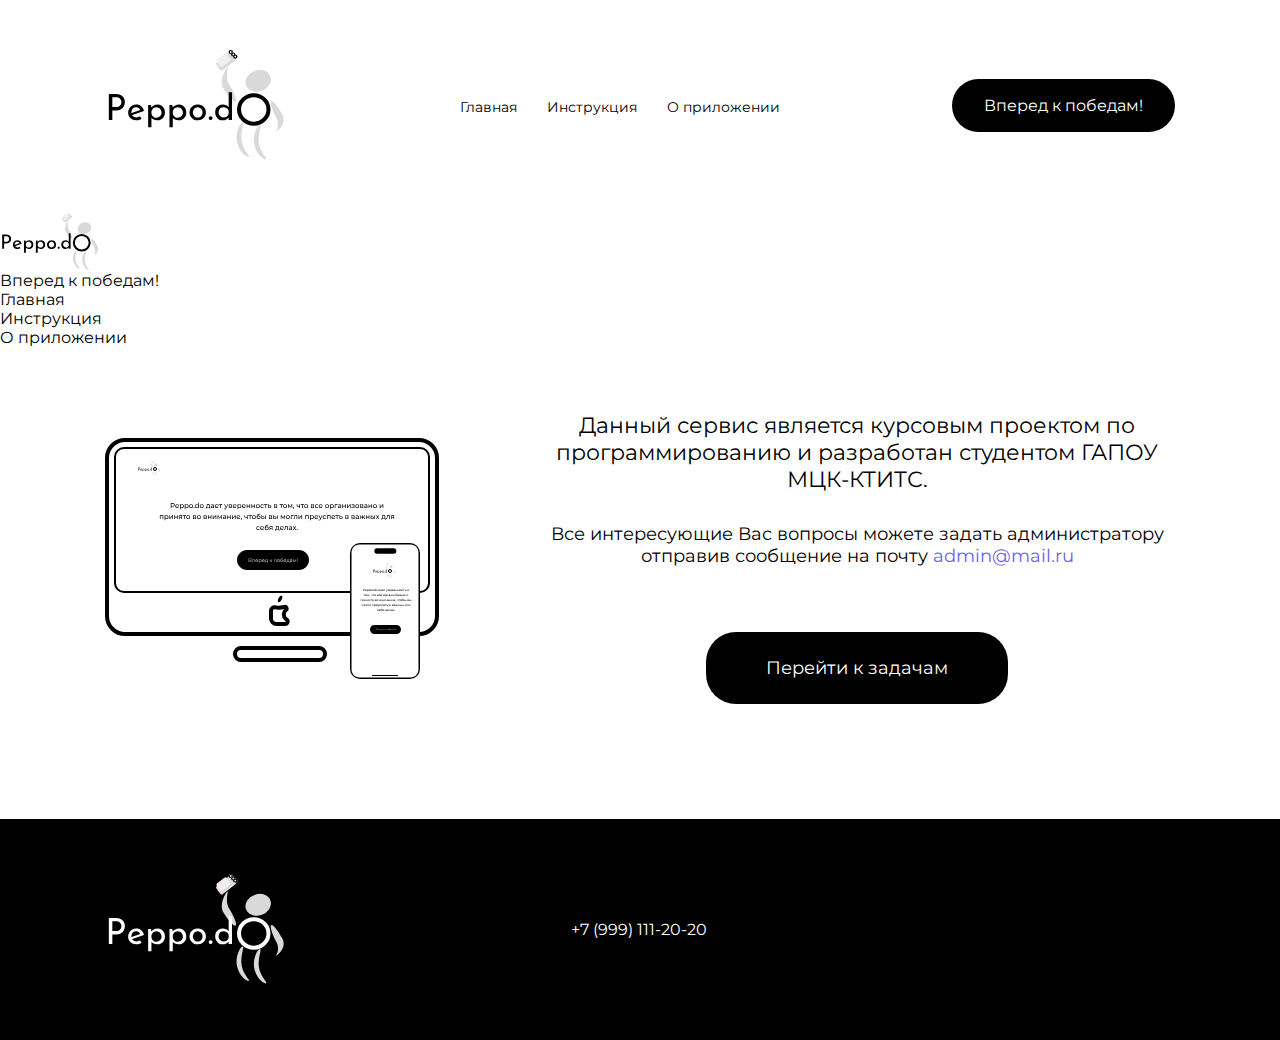
<file: about.html>
<!DOCTYPE html>
<html lang="en">
<head>
    <meta charset="UTF-8">
    <meta http-equiv="X-UA-Compatible" content="IE=edge">
    <meta name="viewport" content="width=device-width, initial-scale=1.0">
    <link rel="stylesheet" href="./css/reset.css">
    <link rel="preconnect" href="https://fonts.googleapis.com">
    <link rel="preconnect" href="https://fonts.gstatic.com" crossorigin>
    <link href="https://fonts.googleapis.com/css2?family=Inter:wght@400;500&family=Josefin+Sans&family=Montserrat:wght@400;500&display=swap" rel="stylesheet">
    <link rel="stylesheet" href="./css/style.css">
    <title>main</title>
</head>
<body>
    <header class="header adaptiv">
        <div class="container">
            <div class="header__inner">
                <div class="logo">
                    <img src="./img/svg/logo-header.svg" alt="logo">
                </div>
                <nav class="nav">
                    <ul class="menu-list">
                        <li class="menu-item">
                            <a class="menu-link" href="main.html">Главная</a>
                        </li>
                        <li class="menu-item">
                            <a class="menu-link" href="main.html#instruction">Инструкция</a>
                        </li>
                        <li class="menu-item">
                            <a class="menu-link" href="#">О приложении</a>
                        </li>
                    </ul>
                </nav>
                <div class="header-btn"><a href="registr.html">Вперед к победам!</a></div>
            </div>
        </div>
    </header>

    <header class="header__mob mobil">
        <div class="container__mob">
            <div class="header__mob-inner">
                <div class="header__mob-logo">
                    <img src="./img/svg/logo-mob.svg" alt="">
                </div>
                <a class="header__mob-btn" href="#"><span>Вперед к победам!</span></a>
               
            </div>
            <hr class="header__mob-line">
            <div class="header__mob-menu">
                <ul class="mob__menu-list">
                    <li class="mob__menu-item">
                        <a class="mob__menu-link" href="#">Главная</a>
                    </li>
                    <li class="mob__menu-item">
                        <a class="mob__menu-link" href="#">Инструкция</a>
                    </li>
                    <li class="mob__menu-item">
                        <a class="mob__menu-link" href="#">О приложении</a> 
                    </li>
                </ul>
            </div>
        </div>
    </header>



    <main class="main">
        <section class="about">
            <div class="container">
                <div class="about__inner">
                    <img src="./img/svg/imac.svg" alt="">
                    <div class="about__inner-text">
                        <h3 class="about__title">Данный сервис является курсовым проектом по программированию и разработан студентом ГАПОУ МЦК-КТИТС.</h3>
                        <p class="about__text">
                            Все интересующие Вас вопросы можете задать администратору отправив сообщение на почту <span>admin@mail.ru</span>
                        </p>
                        <a href="" class="about__btn"><span>Перейти к задачам</span></a>
                    </div>
                </div>
            </div>
        </section>
    </main>
    

    <footer class="footer">
        <div class="container">
            <div class="footer__inner">
                <div class="footer__logo">
                    <img src="./img/svg/logo-footer.svg" alt="logo-footer">
                </div>
                <a class="footer__tel" href="tel:+7 (999) 111-20-20"><span>+7 (999) 111-20-20</span></a>
                <h3 class="footer__title">design by mmaletskoff</h3>
            </div>
        </div>
    </footer>
</body>
</html>
</file>
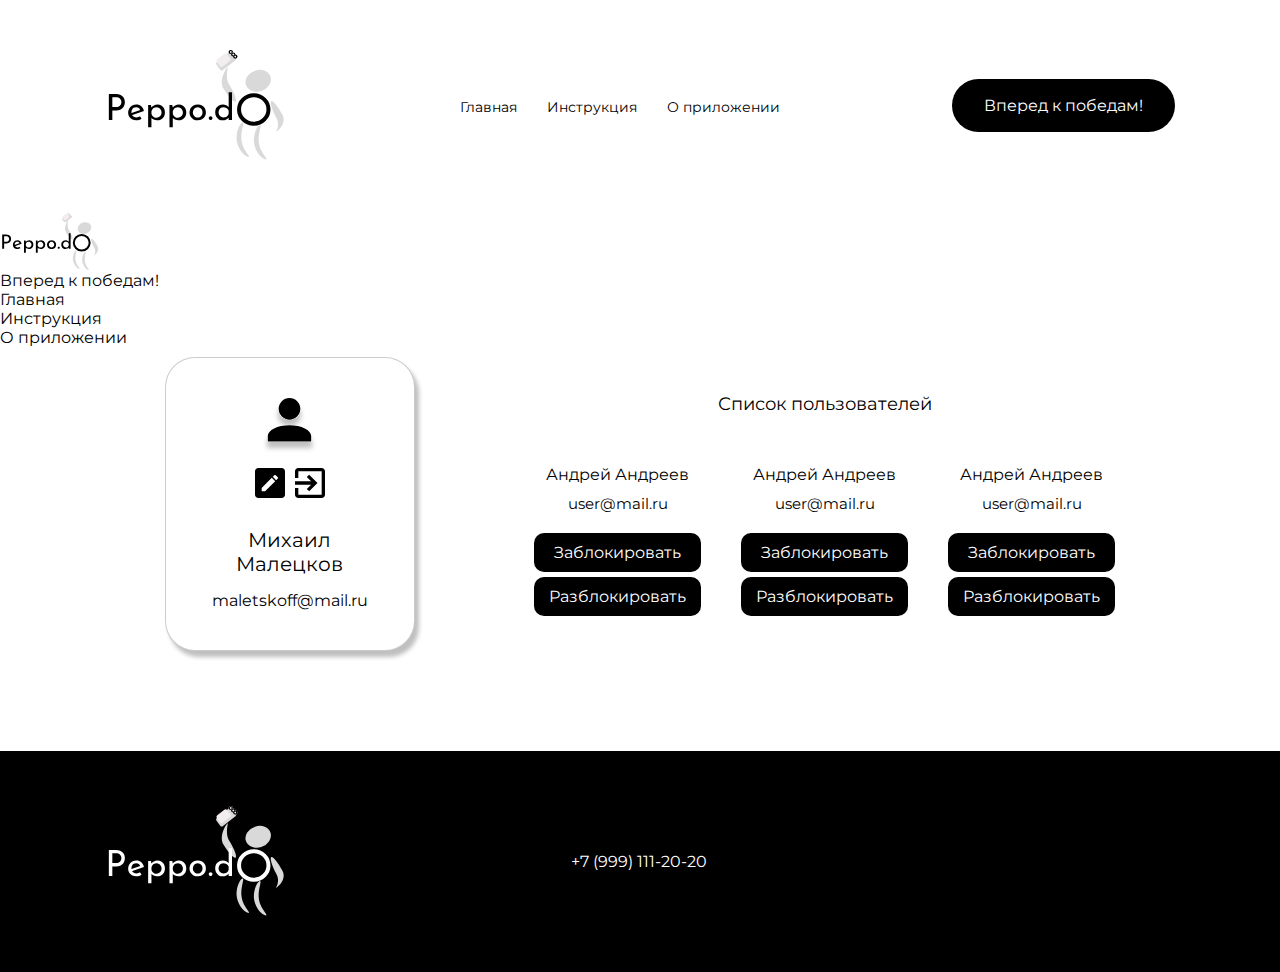
<file: admin.html>
<!DOCTYPE html>
<html lang="en">
<head>
    <meta charset="UTF-8">
    <meta http-equiv="X-UA-Compatible" content="IE=edge">
    <meta name="viewport" content="width=device-width, initial-scale=1.0">
    <link rel="stylesheet" href="./css/reset.css">
    <link rel="preconnect" href="https://fonts.googleapis.com">
    <link rel="preconnect" href="https://fonts.gstatic.com" crossorigin>
    <link href="https://fonts.googleapis.com/css2?family=Inter:wght@400;500&family=Josefin+Sans&family=Montserrat:wght@400;500&display=swap" rel="stylesheet">
    <link rel="stylesheet" href="./css/style.css">
    <title>user</title>
</head>
<body>
    <header class="header adaptiv">
        <div class="container">
            <div class="header__inner">
                <div class="logo">
                    <img src="./img/svg/logo-header.svg" alt="logo">
                </div>
                <nav class="nav">
                    <ul class="menu-list">
                        <li class="menu-item">
                            <a class="menu-link" href="#">Главная</a>
                        </li>
                        <li class="menu-item">
                            <a class="menu-link" href="#">Инструкция</a>
                        </li>
                        <li class="menu-item">
                            <a class="menu-link" href="#">О приложении</a>
                        </li>
                    </ul>
                </nav>
                <div class="header-btn"><a href="#">Вперед к победам!</a></div>
            </div>
        </div>
    </header>

    <header class="header__mob mobil">
        <div class="container__mob">
            <div class="header__mob-inner">
                <div class="header__mob-logo">
                    <img src="./img/svg/logo-mob.svg" alt="">
                </div>
                <a class="header__mob-btn" href="#"><span>Вперед к победам!</span></a>
               
            </div>
            <hr class="header__mob-line">
            <div class="header__mob-menu">
                <ul class="mob__menu-list">
                    <li class="mob__menu-item">
                        <a class="mob__menu-link" href="#">Главная</a>
                    </li>
                    <li class="mob__menu-item">
                        <a class="mob__menu-link" href="#">Инструкция</a>
                    </li>
                    <li class="mob__menu-item">
                        <a class="mob__menu-link" href="#">О приложении</a> 
                    </li>
                </ul>
            </div>
        </div>
    </header>


    <main class="main">
        <section class="admin">
            <div class="container">
                <div class="admin__inner">
                    <div class="admin__info">
                        <img class="admin-img" src="./img/svg/user.svg" alt="">
                        <div class="admin-btns">
                            <a href="" class=""><img src="./img/svg/edit-user.svg" alt=""></a>
                            <a href="" class=""><img src="./img/svg/exit-user.svg" alt=""></a>
                        </div>
                        <h3 class="admin__name">Михаил Малецков</h3>
                        <h3 class="admin__email">maletskoff@mail.ru</h3>
                    </div>

                    <div class="users__info">
                        <h3 class="user__info-title">Список пользователей</h3>

                        <div class="users__list">
                            <div class="users__item">
                                <h3 class="users__item-title">Андрей Андреев</h3>
                                <h3 class="users__item-subtitle">user@mail.ru</h3>
                                <div class="users__item-btns">
                                    <a class="users__item-btn" href="">Заблокировать</a>
                                    <a class="users__item-btn" href="">Разблокировать</a>
                                </div>
                            </div>
                            <div class="users__item">
                                <h3 class="users__item-title">Андрей Андреев</h3>
                                <h3 class="users__item-subtitle">user@mail.ru</h3>
                                <div class="users__item-btns">
                                    <a class="users__item-btn" href="">Заблокировать</a>
                                    <a class="users__item-btn" href="">Разблокировать</a>
                                </div>
                            </div>
                            <div class="users__item">
                                <h3 class="users__item-title">Андрей Андреев</h3>
                                <h3 class="users__item-subtitle">user@mail.ru</h3>
                                <div class="users__item-btns">
                                    <a class="users__item-btn" href="">Заблокировать</a>
                                    <a class="users__item-btn" href="">Разблокировать</a>
                                </div>
                            </div>
                        </div>
                    </div>
                </div>
            </div>
        </section>
    </main>


    <footer class="footer">
        <div class="container">
            <div class="footer__inner">
                <div class="footer__logo">
                    <img src="./img/svg/logo-footer.svg" alt="logo-footer">
                </div>
                <a class="footer__tel" href="tel:+7 (999) 111-20-20"><span>+7 (999) 111-20-20</span></a>
                <h3 class="footer__title">design by mmaletskoff</h3>
            </div>
        </div>
    </footer>
</body>
</html>
</file>
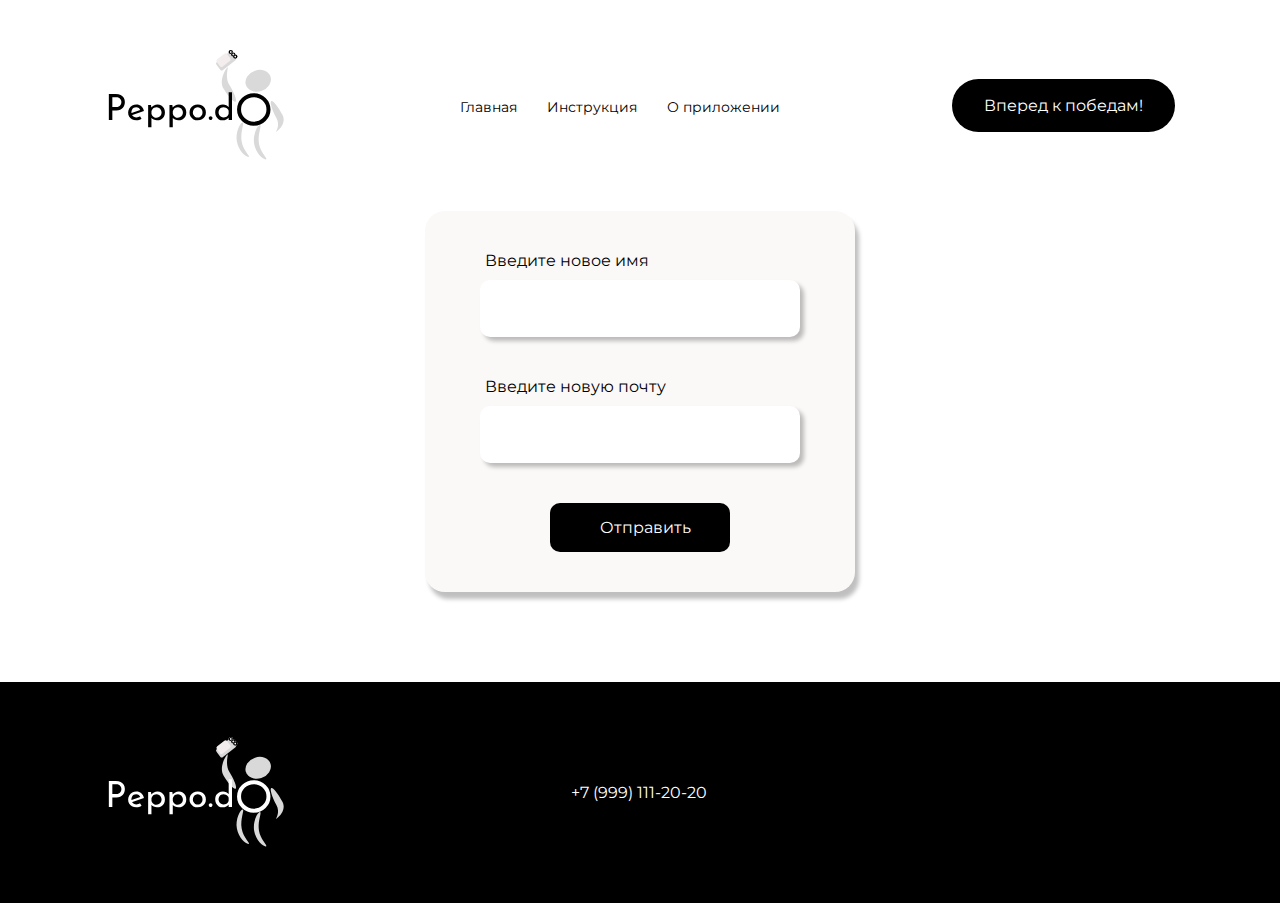
<file: edit-user.html>
<!DOCTYPE html>
<html lang="en">
<head>
    <meta charset="UTF-8">
    <meta http-equiv="X-UA-Compatible" content="IE=edge">
    <meta name="viewport" content="width=device-width, initial-scale=1.0">
    <link rel="stylesheet" href="./css/reset.css">
    <link rel="preconnect" href="https://fonts.googleapis.com">
    <link rel="preconnect" href="https://fonts.gstatic.com" crossorigin>
    <link href="https://fonts.googleapis.com/css2?family=Inter:wght@400;500&family=Josefin+Sans&family=Montserrat:wght@400;500&display=swap" rel="stylesheet">
    <link rel="stylesheet" href="./css/style.css">
    <title>user</title>
</head>
<body>
    <header class="header">
        <div class="container">
            <div class="header__inner">
                <div class="logo">
                    <img src="./img/svg/logo-header.svg" alt="logo">
                </div>
                <nav class="nav">
                    <ul class="menu-list">
                        <li class="menu-item">
                            <a class="menu-link" href="#">Главная</a>
                        </li>
                        <li class="menu-item">
                            <a class="menu-link" href="#">Инструкция</a>
                        </li>
                        <li class="menu-item">
                            <a class="menu-link" href="#">О приложении</a>
                        </li>
                    </ul>
                </nav>
                <div class="header-btn"><a href="#">Вперед к победам!</a></div>
            </div>
        </div>
    </header>


    <main class="main">
        <section class="edit__user">
            <div class="container">
                <div class="edit__user-inner">
                    <div class="edit__user-form">
                        <form action="" class="form__form">
                            <label for="">Введите новое имя</label>
                            <input class="edit__input" type="text">
                            <label for="">Введите новую почту</label>
                            <input class="edit__input" type="text">

                            <input class="edit__btn" type="submit" value="Отправить">
                        </form>
                    </div>
                </div>
            </div>
        </section>
    </main>


    <footer class="footer">
        <div class="container">
            <div class="footer__inner">
                <div class="footer__logo">
                    <img src="./img/svg/logo-footer.svg" alt="logo-footer">
                </div>
                <a class="footer__tel" href="tel:+7 (999) 111-20-20"><span>+7 (999) 111-20-20</span></a>
                <h3 class="footer__title">design by mmaletskoff</h3>
            </div>
        </div>
    </footer>
</body>
</html>
</file>
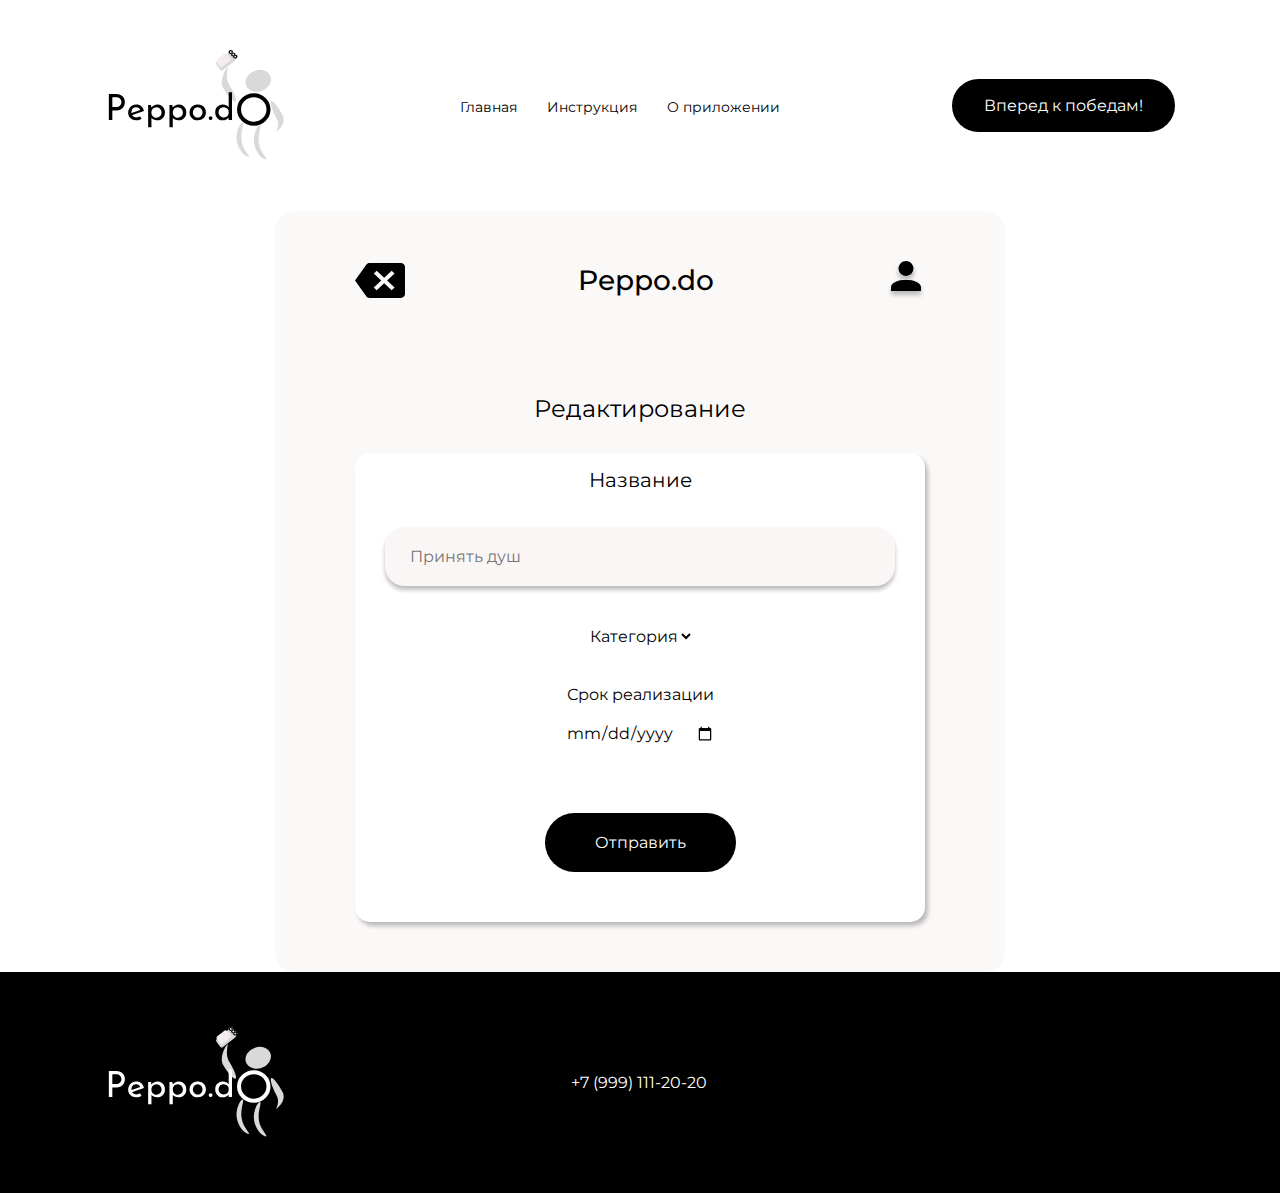
<file: edit.html>
<!DOCTYPE html>
<html lang="en">
<head>
    <meta charset="UTF-8">
    <meta http-equiv="X-UA-Compatible" content="IE=edge">
    <meta name="viewport" content="width=device-width, initial-scale=1.0">
    <link rel="stylesheet" href="./css/reset.css">
    <link rel="preconnect" href="https://fonts.googleapis.com">
    <link rel="preconnect" href="https://fonts.gstatic.com" crossorigin>
    <link href="https://fonts.googleapis.com/css2?family=Inter:wght@400;500&family=Josefin+Sans&family=Montserrat:wght@400;500&display=swap" rel="stylesheet">
    <link rel="stylesheet" href="./css/style.css">
    <title>edit</title>
</head>
<body>
    <header class="header">
        <div class="container">
            <div class="header__inner">
                <div class="logo">
                    <img src="./img/svg/logo-header.svg" alt="logo">
                </div>
                <nav class="nav">
                    <ul class="menu-list">
                        <li class="menu-item">
                            <a class="menu-link" href="#">Главная</a>
                        </li>
                        <li class="menu-item">
                            <a class="menu-link" href="#">Инструкция</a>
                        </li>
                        <li class="menu-item">
                            <a class="menu-link" href="#">О приложении</a>
                        </li>
                    </ul>
                </nav>
                <div class="header-btn"><a href="#">Вперед к победам!</a></div>
            </div>
        </div>
    </header>



    <main class="main">
        <section class="edit">
            <div class="container">
                <div class="edit-inner">
                    <div class="edit-head">
                        <a href=""><img src="./img/svg/arrow-back.svg" alt=""></a>
                        <h3 class="head__title">Peppo.do</h3>
                        <a href=""><img src="./img/svg/user.svg" alt=""></a>
                    </div>

                    <h3 class="edit__title">Редактирование</h3>

                 
                    <div class="edit-list">
                        <h3 class="edit_title">Название</h3>

                        <form action="" class="edit__form">
                            <input class="input_edit" type="text" placeholder="Принять душ">
                            <select name="" id="">
                                <option value="0">Категория</option>
                                <option value="">Личное</option>
                                <option value="">Рабочее</option>
                            </select>
                            <br>
                            <br>
                            <br>
                            <h3>Срок реализации</h3>
                            <br>
                            <input type="date" name="" id="">
                            <br>
                            <br>
                            <input class="submit-btn" type="submit" value="Отправить">
                        </form>
                    </div>

                </div>
            </div>
        </section>
    </main>



    <footer class="footer">
        <div class="container">
            <div class="footer__inner">
                <div class="footer__logo">
                    <img src="./img/svg/logo-footer.svg" alt="logo-footer">
                </div>
                <a class="footer__tel" href="tel:+7 (999) 111-20-20"><span>+7 (999) 111-20-20</span></a>
                <h3 class="footer__title">design by mmaletskoff</h3>
            </div>
        </div>
    </footer>

</body>
</html>
</file>
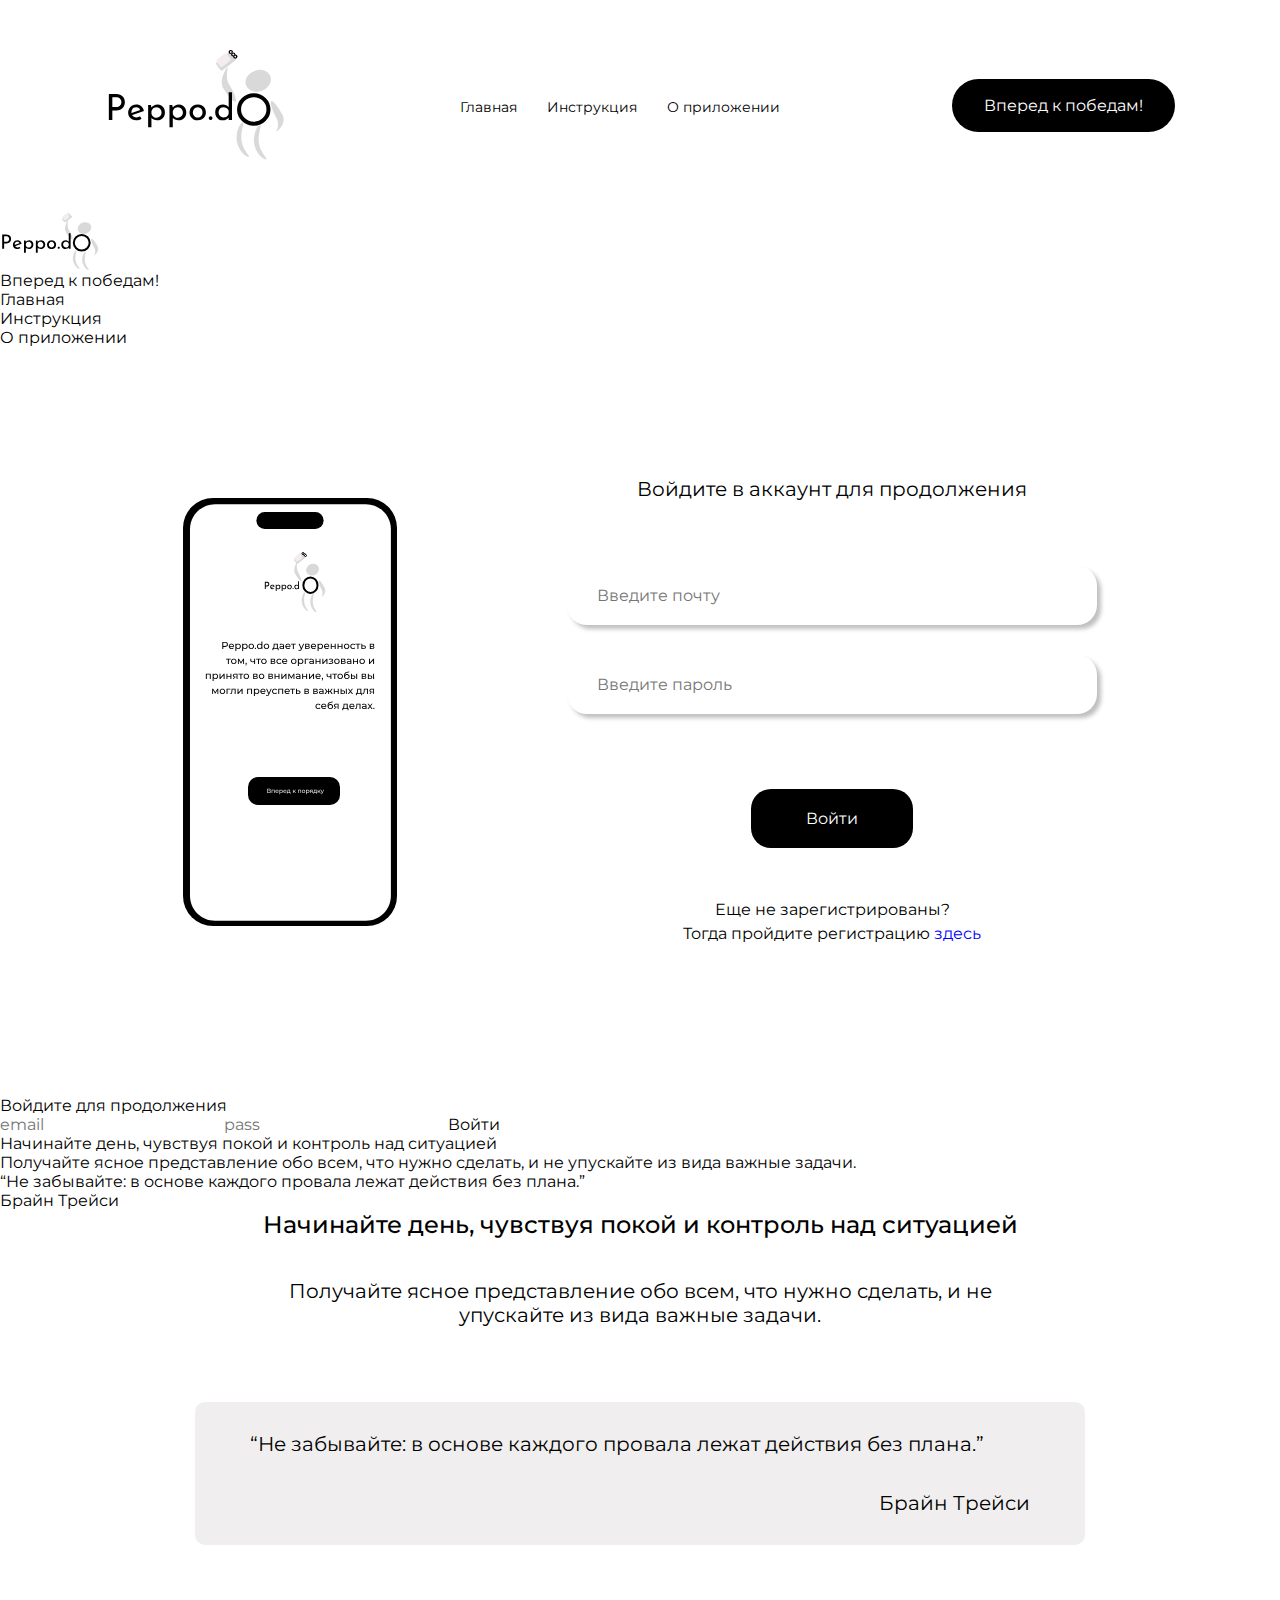
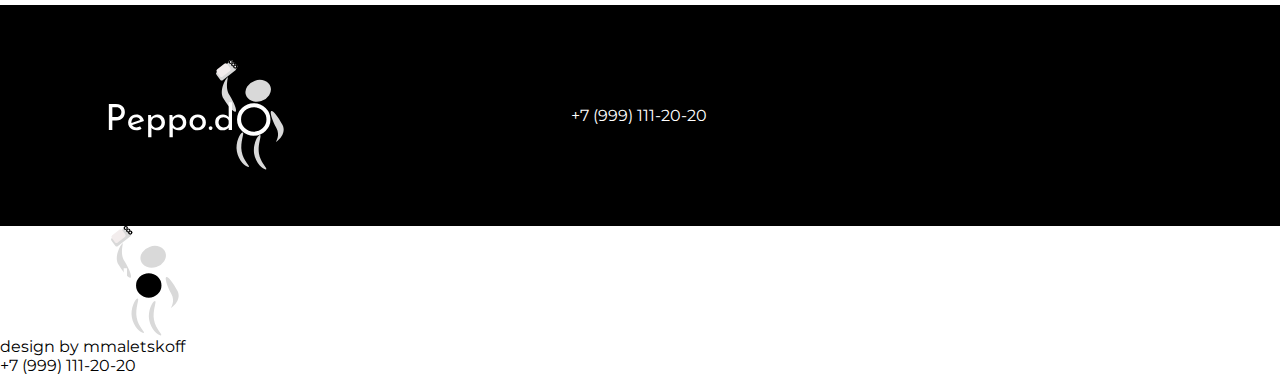
<file: enter.html>
<!DOCTYPE html>
<html lang="en">
<head>
    <meta charset="UTF-8">
    <meta http-equiv="X-UA-Compatible" content="IE=edge">
    <meta name="viewport" content="width=device-width, initial-scale=1.0">
    <link rel="stylesheet" href="./css/reset.css">
    <link rel="preconnect" href="https://fonts.googleapis.com">
    <link rel="preconnect" href="https://fonts.gstatic.com" crossorigin>
    <link href="https://fonts.googleapis.com/css2?family=Inter:wght@400;500&family=Josefin+Sans&family=Montserrat:wght@400;500&display=swap" rel="stylesheet">
    <link rel="stylesheet" href="./css/style.css">
    <title>registration</title>
</head>
<body>
    <header class="header adaptiv">
        <div class="container">
            <div class="header__inner">
                <div class="logo">
                    <img src="./img/svg/logo-header.svg" alt="logo">
                </div>
                <nav class="nav">
                    <ul class="menu-list">
                        <li class="menu-item">
                            <a class="menu-link" href="#">Главная</a>
                        </li>
                        <li class="menu-item">
                            <a class="menu-link" href="#">Инструкция</a>
                        </li>
                        <li class="menu-item">
                            <a class="menu-link" href="#">О приложении</a>
                        </li>
                    </ul>
                </nav>
                <div class="header-btn"><a href="#">Вперед к победам!</a></div>
            </div>
        </div>
    </header>

    <header class="header__mob mobil">
        <div class="container__mob">
            <div class="header__mob-inner">
                <div class="header__mob-logo">
                    <img src="./img/svg/logo-mob.svg" alt="">
                </div>
                <a class="header__mob-btn" href="#"><span>Вперед к победам!</span></a>
               
            </div>
            <hr class="header__mob-line">
            <div class="header__mob-menu">
                <ul class="mob__menu-list">
                    <li class="mob__menu-item">
                        <a class="mob__menu-link" href="#">Главная</a>
                    </li>
                    <li class="mob__menu-item">
                        <a class="mob__menu-link" href="#">Инструкция</a>
                    </li>
                    <li class="mob__menu-item">
                        <a class="mob__menu-link" href="#">О приложении</a> 
                    </li>
                </ul>
            </div>
        </div>
    </header>



    <!-- main -->
    <main class="main">
        <section class="enter adaptiv">
            <div class="container">
                <div class="enter__inner">
                    <div class="enter__img">
                        <img src="./img/svg/iphone.svg" alt="">
                    </div>
                    <div class="enter__form">
                        <h3 class="enter__title">
                            Войдите в аккаунт для продолжения
                        </h3>

                        <form action="">
                            <input class="enter-input" type="text" placeholder="Введите почту">
                            <input class="enter-input" type="password" placeholder="Введите пароль">

                            <input class="enter-btn" type="submit" value="Войти">
                        </form>

                        <a href="registr.html" class="quest__link">Еще не зарегистрированы? <br> Тогда пройдите регистрацию<span> здесь </span></a>
                    </div>
                </div>
            </div>
        </section>

        <section class="enter__mob mobil">
            <div class="container__mob">
                <div class="enter__mob-inner">
                    <div class="enter__mob-form">
                        <h3 class="enter__mob-title">Войдите для продолжения </h3>
                        <form action="" class="form__mob">
                            <input class="form__mob-input" type="text" placeholder="email">
                            <input class="form__mob-input" type="text" placeholder="pass">

                            <input class="form__mob-btn" type="submit" value="Войти">
                        </form>
                    </div>
                    <div class="enter__mob-motivation">
                        <h3 class="mob__motivation-title">Начинайте день, чувствуя покой и контроль над ситуацией</h3>
                        <p class="mob__motivation-text">Получайте ясное представление обо всем, что нужно сделать, и не упускайте из вида важные задачи.</p>

                        
                        <div class="motivation__citaty-mob">
                            <p class="motivation__text-mob">
                                “Не забывайте: в основе каждого провала лежат действия без плана.”
                            </p>
                            <h4 class="motivation__subtext-mob">Брайн Трейси</h4>
                        </div>

                    </div>
                </div>
            </div>
        </section>

        <section class="motivation adaptiv">
            <div class="container">
                <div class="motivation__inner">
                    <h2 class="motivation__title">Начинайте день, чувствуя покой и контроль над ситуацией</h2>
                    <h3 class="motivation__subtitle">Получайте ясное представление обо всем, что нужно сделать, и не упускайте из вида важные задачи.</h3>

                    <div class="motivation__citaty">
                        <p class="motivation__text">
                            “Не забывайте: в основе каждого провала лежат действия без плана.”
                        </p>
                        <h4 class="motivation__subtext">Брайн Трейси</h4>
                    </div>
                </div>
            </div>
        </section>
    </main>
    <!-- main-end -->



    <footer class="footer adaptiv">
        <div class="container">
            <div class="footer__inner">
                <div class="footer__logo">
                    <img src="./img/svg/logo-footer.svg" alt="logo-footer">
                </div>
                <a class="footer__tel" href="tel:+7 (999) 111-20-20"><span>+7 (999) 111-20-20</span></a>
                <h3 class="footer__title">design by mmaletskoff</h3>
            </div>
        </div>
    </footer>

    <footer class="footer__mob mobil">
        <div class="container__mob">
            <div class="footer__mob-inner">
                <div class="footer__mob-logo">
                    <img src="./img/svg/logo-footer.svg" alt="logo-footer">
                </div>
                <h3 class="footer__mob-title">design by mmaletskoff</h3>
                <a class="footer__mob-tel" href="tel:+7 (999) 111-20-20"><span>+7 (999) 111-20-20</span></a>

            </div>
        </div>
    </footer>
</body>
</html>
</file>
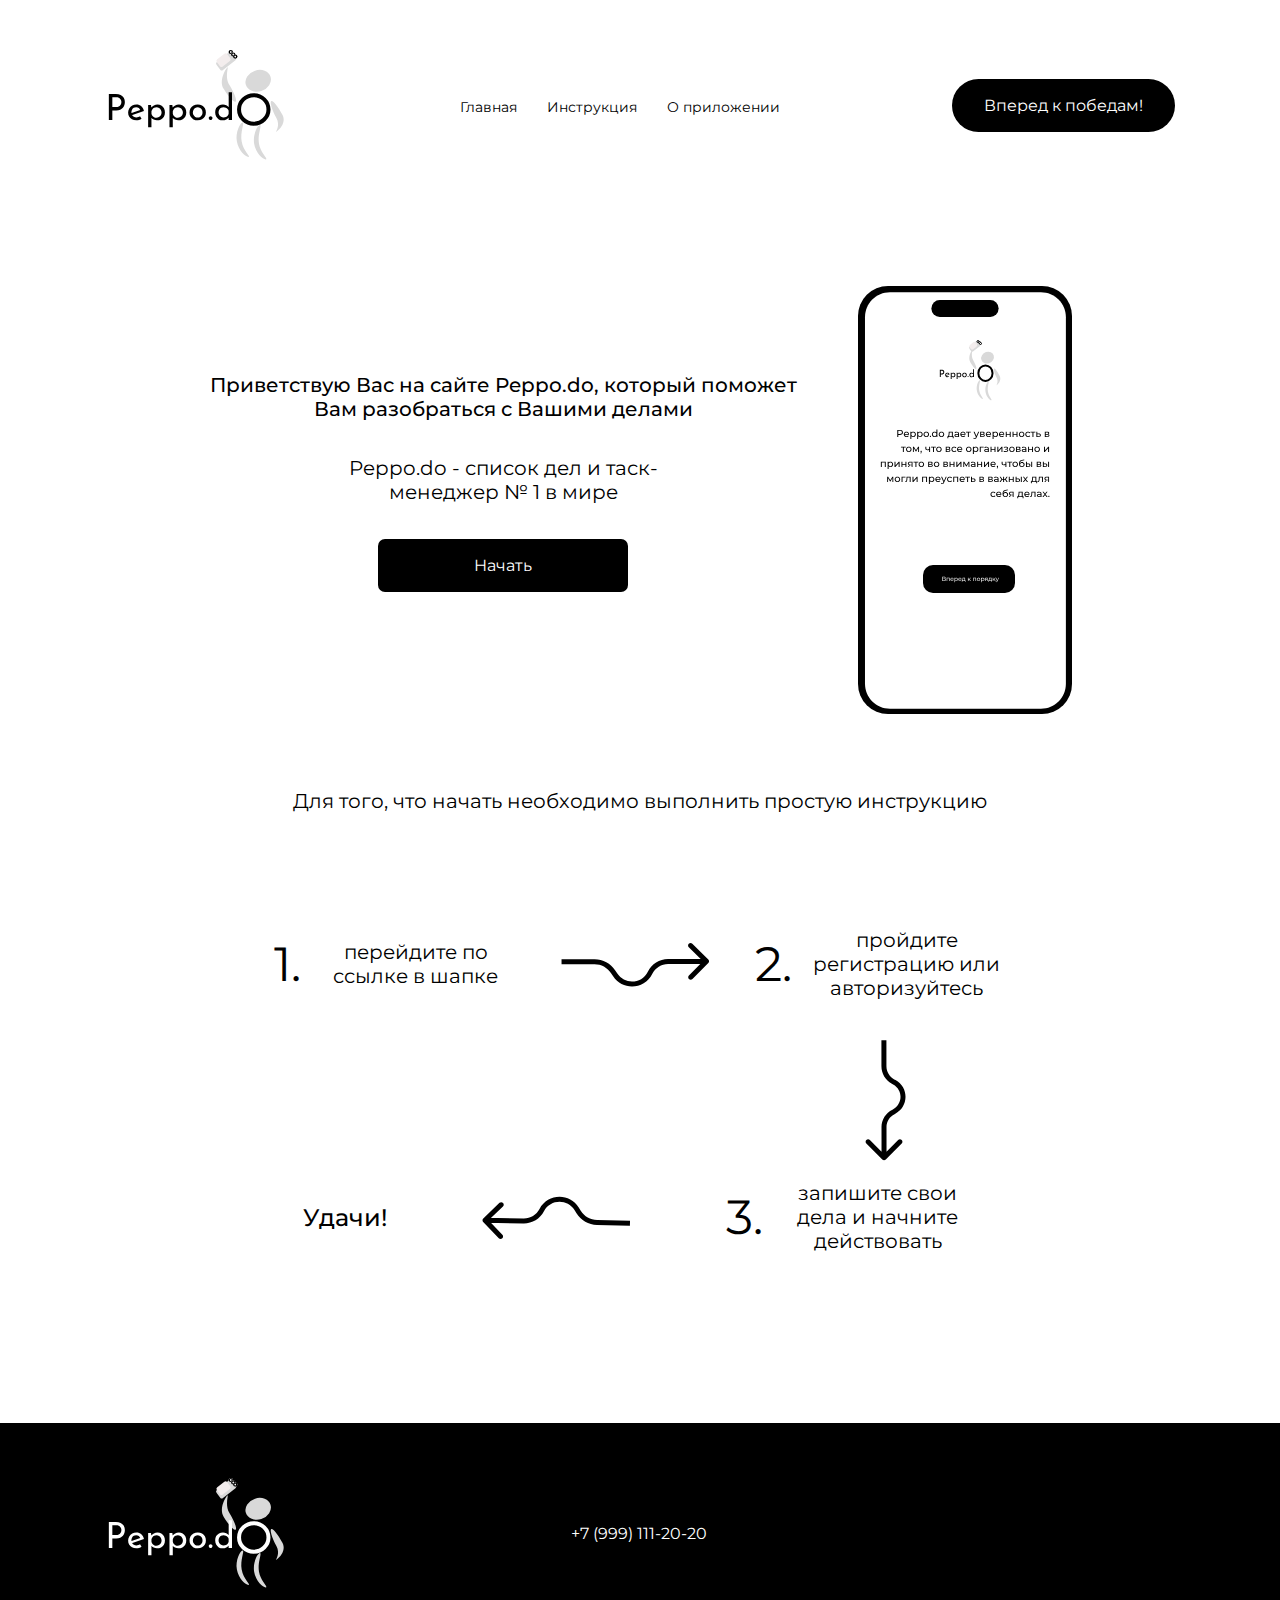
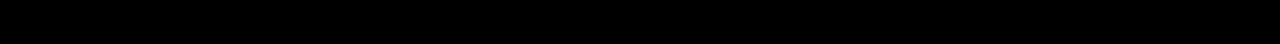
<file: main.html>
<!DOCTYPE html>
    <html lang="en">
    <head>
        <meta charset="UTF-8">
        <meta http-equiv="X-UA-Compatible" content="IE=edge">
        <meta name="viewport" content="width=device-width, initial-scale=1.0">
        <link rel="stylesheet" href="./css/reset.css">
        <link rel="preconnect" href="https://fonts.googleapis.com">
        <link rel="preconnect" href="https://fonts.gstatic.com" crossorigin>
        <link href="https://fonts.googleapis.com/css2?family=Inter:wght@400;500&family=Josefin+Sans&family=Montserrat:wght@400;500&display=swap" rel="stylesheet">
        <link rel="stylesheet" href="./css/style.css">
        <title>main</title>
    </head>
    <body>
        <header class="header">
            <div class="container">
                <div class="header__inner">
                    <div class="logo">
                        <img src="./img/svg/logo-header.svg" alt="logo">
                    </div>
                    <nav class="nav">
                        <ul class="menu-list">
                            <li class="menu-item">
                                <a class="menu-link" href="#">Главная</a>
                            </li>
                            <li class="menu-item">
                                <a class="menu-link" href="#instruction">Инструкция</a>
                            </li>
                            <li class="menu-item">
                                <a class="menu-link" href="about.html">О приложении</a>
                            </li>
                        </ul>
                    </nav>
                    <div class="header-btn"><a href="enter.html">Вперед к победам!</a></div>
                </div>
            </div>
        </header>   

        <main class="main">
            <section class="banner">
                <div class="container">
                    <div class="banner__inner">
                        <div class="banner__descr">
                            <h2 class="banner__title">Приветствую Вас на сайте Peppo.do, который поможет Вам разобраться с Вашими делами</h2>
                            <h3 class="banner__suptitle">Peppo.do - список дел и таск-<br>менеджер № 1 в мире</h3>
                            <div class="action-btn"><a href="#instruction">Начать</a></div>
                        </div>
                        <div class="banner__img">
                            <img src="./img/svg/iphone.svg" alt="">
                        </div>
                    </div>
                </div>
            </section>

            <section class="instruction" id="instruction">
                <div class="container">
                    <div class="intsruction__inner">
                        <h3 class="instruction__title">Для того, что начать необходимо выполнить простую инструкцию</h3>

                        <div class="top-instr">
                            <div class="one-item">
                                <h2 class="item-numb">1.</h2>
                                <p class="item-text">перейдите по ссылке в шапке</p>
                            </div>
                            <img src="./img/svg/Arrow 2.svg" alt="">
                            <div class="one-item">
                                <h2 class="item-numb">2.</h2>
                                <p class="item-text">пройдите регистрацию или авторизуйтесь</p>
                            </div>
                        </div>

                        <img class="middle-arrow" src="./img/svg/Arrow 4.svg" alt="">

                        <div class="bottom-instr">
                            <div class="action-instr">
                                <h3 class="btn-title">Удачи!</h3>
                            </div>
                            <img src="./img/svg/Arrow 3.svg" alt="">
                            <div class="one-item">
                                <h2 class="item-numb">3.</h2>
                                <p class="item-text">запишите свои дела и начните действовать</p>
                            </div>
                        </div>
                        
                    </div>
                </div>
            </section>

            
        <section class="instruction__mob">
            <div class="container__mob">
                <div class="instruction__mob-inner">
                    <h3 class="instruction__mob-title">Для того, что начать необходимо выполнить простую инструкцию</h3>
                    <ul class="instruction__mob-list">
                        <li class="instruction__mob-item">
                            перейдите по ссылке в шапке или баннере
                        </li>
                        <li class="instruction__mob-item">
                            пройдите регистрацию или авторизуйтесь
                        </li>
                        <li class="instruction__mob-item">
                            запишите свои дела и начните действовать
                        </li>
                        <h3 class="instruction__mob-subtitle">Удачи !</h3>
                    </ul>
                </div>
            </div>
        </section>
        </main>

        <footer class="footer">
            <div class="container">
                <div class="footer__inner">
                    <div class="footer__logo">
                        <img src="./img/svg/logo-footer.svg" alt="logo-footer">
                    </div>
                    <a class="footer__tel" href="tel:+7 (999) 111-20-20"><span>+7 (999) 111-20-20</span></a>
                    <h3 class="footer__title">design by mmaletskoff</h3>
                </div>
            </div>
        </footer>
    </body>
    </html>
</file>
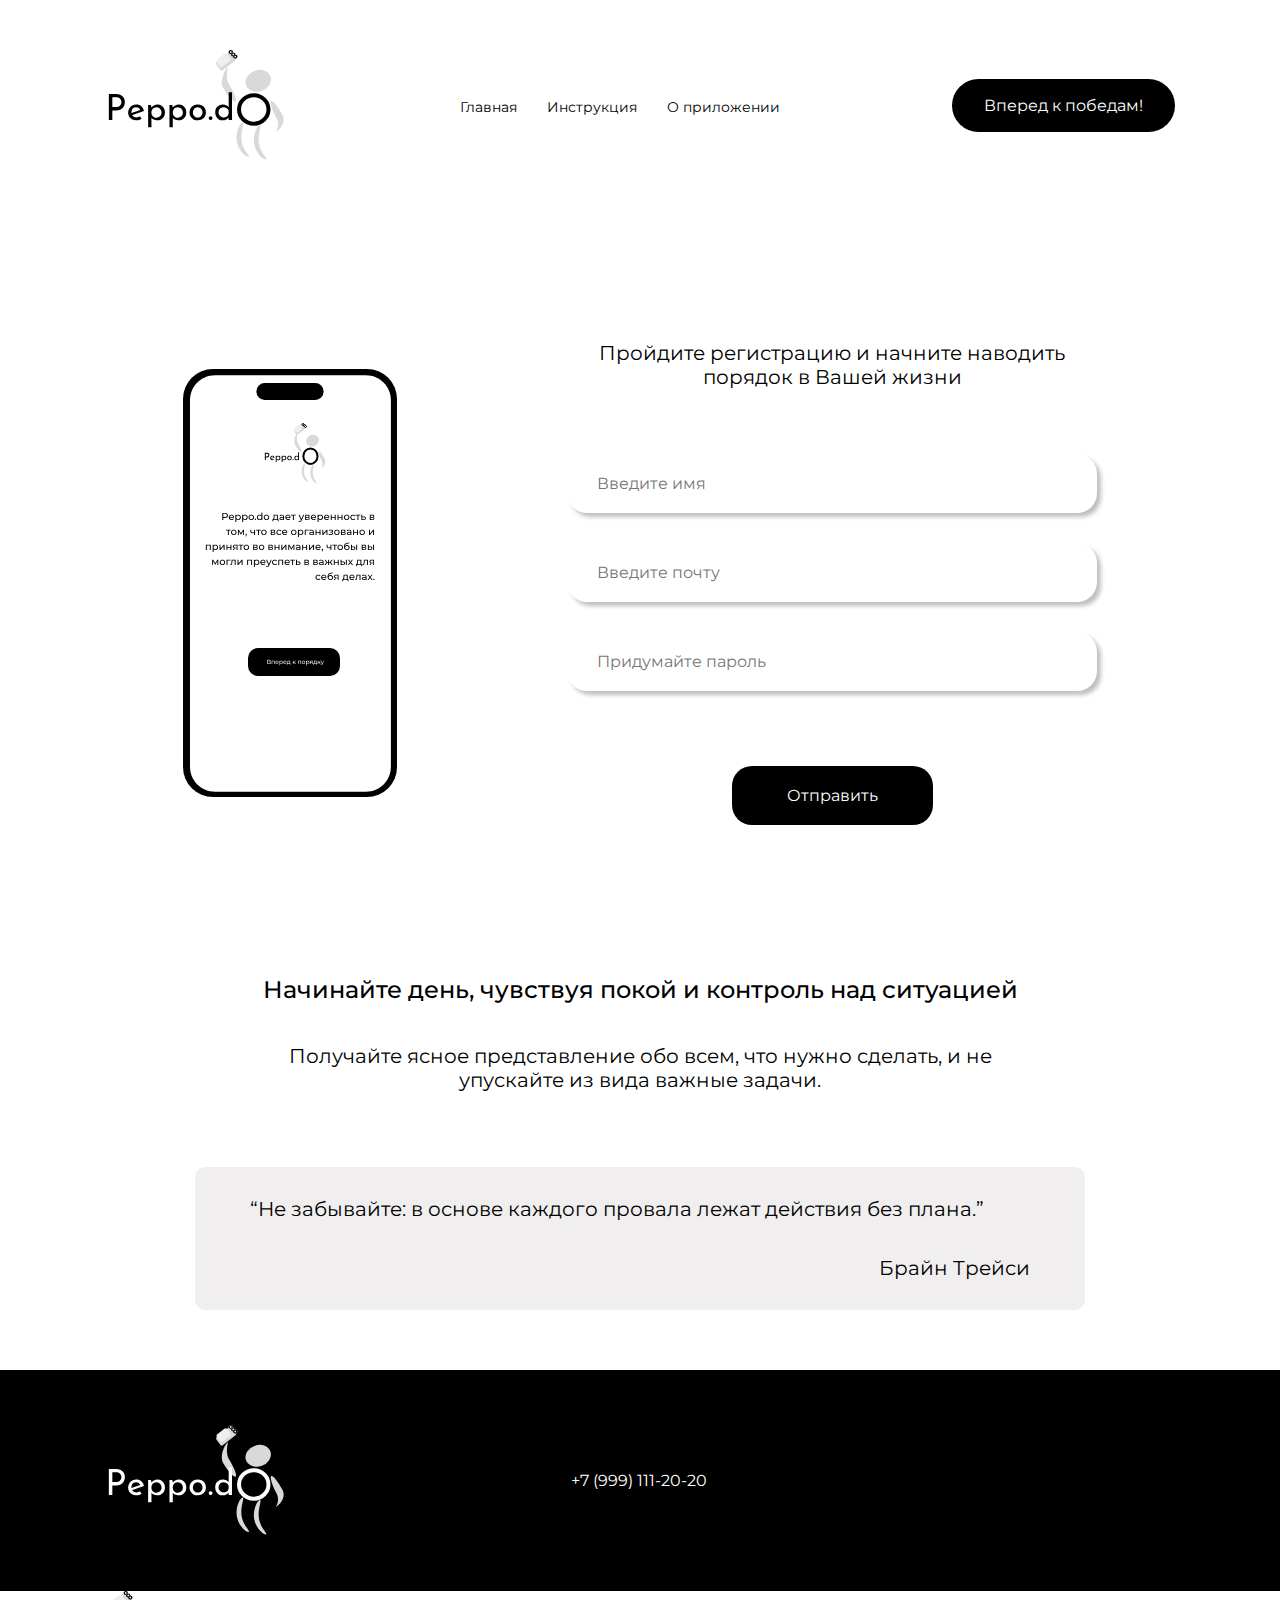
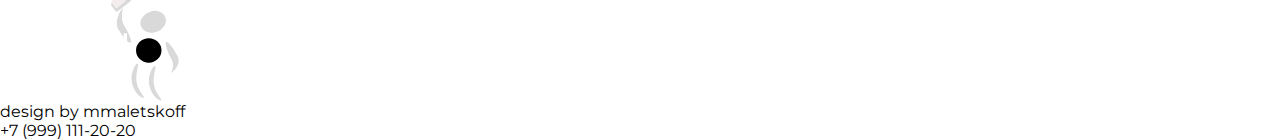
<file: registr.html>
<!DOCTYPE html>
<html lang="en">
<head>
    <meta charset="UTF-8">
    <meta http-equiv="X-UA-Compatible" content="IE=edge">
    <meta name="viewport" content="width=device-width, initial-scale=1.0">
    <link rel="stylesheet" href="./css/reset.css">
    <link rel="preconnect" href="https://fonts.googleapis.com">
    <link rel="preconnect" href="https://fonts.gstatic.com" crossorigin>
    <link href="https://fonts.googleapis.com/css2?family=Inter:wght@400;500&family=Josefin+Sans&family=Montserrat:wght@400;500&display=swap" rel="stylesheet">
    <link rel="stylesheet" href="./css/style.css">
    <title>registration</title>
</head>
<body>
    <header class="header">
        <div class="container">
            <div class="header__inner">
                <div class="logo">
                    <img src="./img/svg/logo-header.svg" alt="logo">
                </div>
                <nav class="nav">
                    <ul class="menu-list">
                        <li class="menu-item">
                            <a class="menu-link" href="main.html">Главная</a>
                        </li>
                        <li class="menu-item">
                            <a class="menu-link" href="">Инструкция</a>
                        </li>
                        <li class="menu-item">
                            <a class="menu-link" href="#">О приложении</a>
                        </li>
                    </ul>
                </nav>
                <div class="header-btn"><a href="#">Вперед к победам!</a></div>
            </div>
        </div>
    </header>



    <!-- main -->
   <!-- main -->
   <main class="main">
    <section class="registration ">
        <div class="container">
            <div class="registration__inner">
                <div class="registration__img">
                    <img src="./img/svg/iphone.svg" alt="">
                </div>
                <div class="registration__form">
                    <h3 class="registration__title">
                        Пройдите регистрацию и начните наводить порядок в Вашей жизни
                    </h3>

                    <form action="">
                        <input class="reg-input" type="text" placeholder="Введите имя">
                        <input class="reg-input" type="text" placeholder="Введите почту">
                        <input class="reg-input" type="password" placeholder="Придумайте пароль">

                        <input class="reg-btn" type="submit" value="Отправить">
                    </form>

                </div>
            </div>
        </div>
    </section>


   
    <section class="motivation">
        <div class="container">
            <div class="motivation__inner">
                <h2 class="motivation__title">Начинайте день, чувствуя покой и контроль над ситуацией</h2>
                <h3 class="motivation__subtitle">Получайте ясное представление обо всем, что нужно сделать, и не упускайте из вида важные задачи.</h3>

                <div class="motivation__citaty">
                    <p class="motivation__text">
                        “Не забывайте: в основе каждого провала лежат действия без плана.”
                    </p>
                    <h4 class="motivation__subtext">Брайн Трейси</h4>
                </div>
            </div>
        </div>
    </section>
    </main>


    <footer class="footer adaptiv">
        <div class="container">
            <div class="footer__inner">
                <div class="footer__logo">
                    <img src="./img/svg/logo-footer.svg" alt="logo-footer">
                </div>
                <a class="footer__tel" href="tel:+7 (999) 111-20-20"><span>+7 (999) 111-20-20</span></a>
                <h3 class="footer__title">design by mmaletskoff</h3>
            </div>
        </div>
    </footer>

    <footer class="footer__mob mobil">
        <div class="container__mob">
            <div class="footer__mob-inner">
                <div class="footer__mob-logo">
                    <img src="./img/svg/logo-footer.svg" alt="logo-footer">
                </div>
                <h3 class="footer__mob-title">design by mmaletskoff</h3>
                <a class="footer__mob-tel" href="tel:+7 (999) 111-20-20"><span>+7 (999) 111-20-20</span></a>
            </div>
        </div>
    </footer>
</body>
</html>
</file>
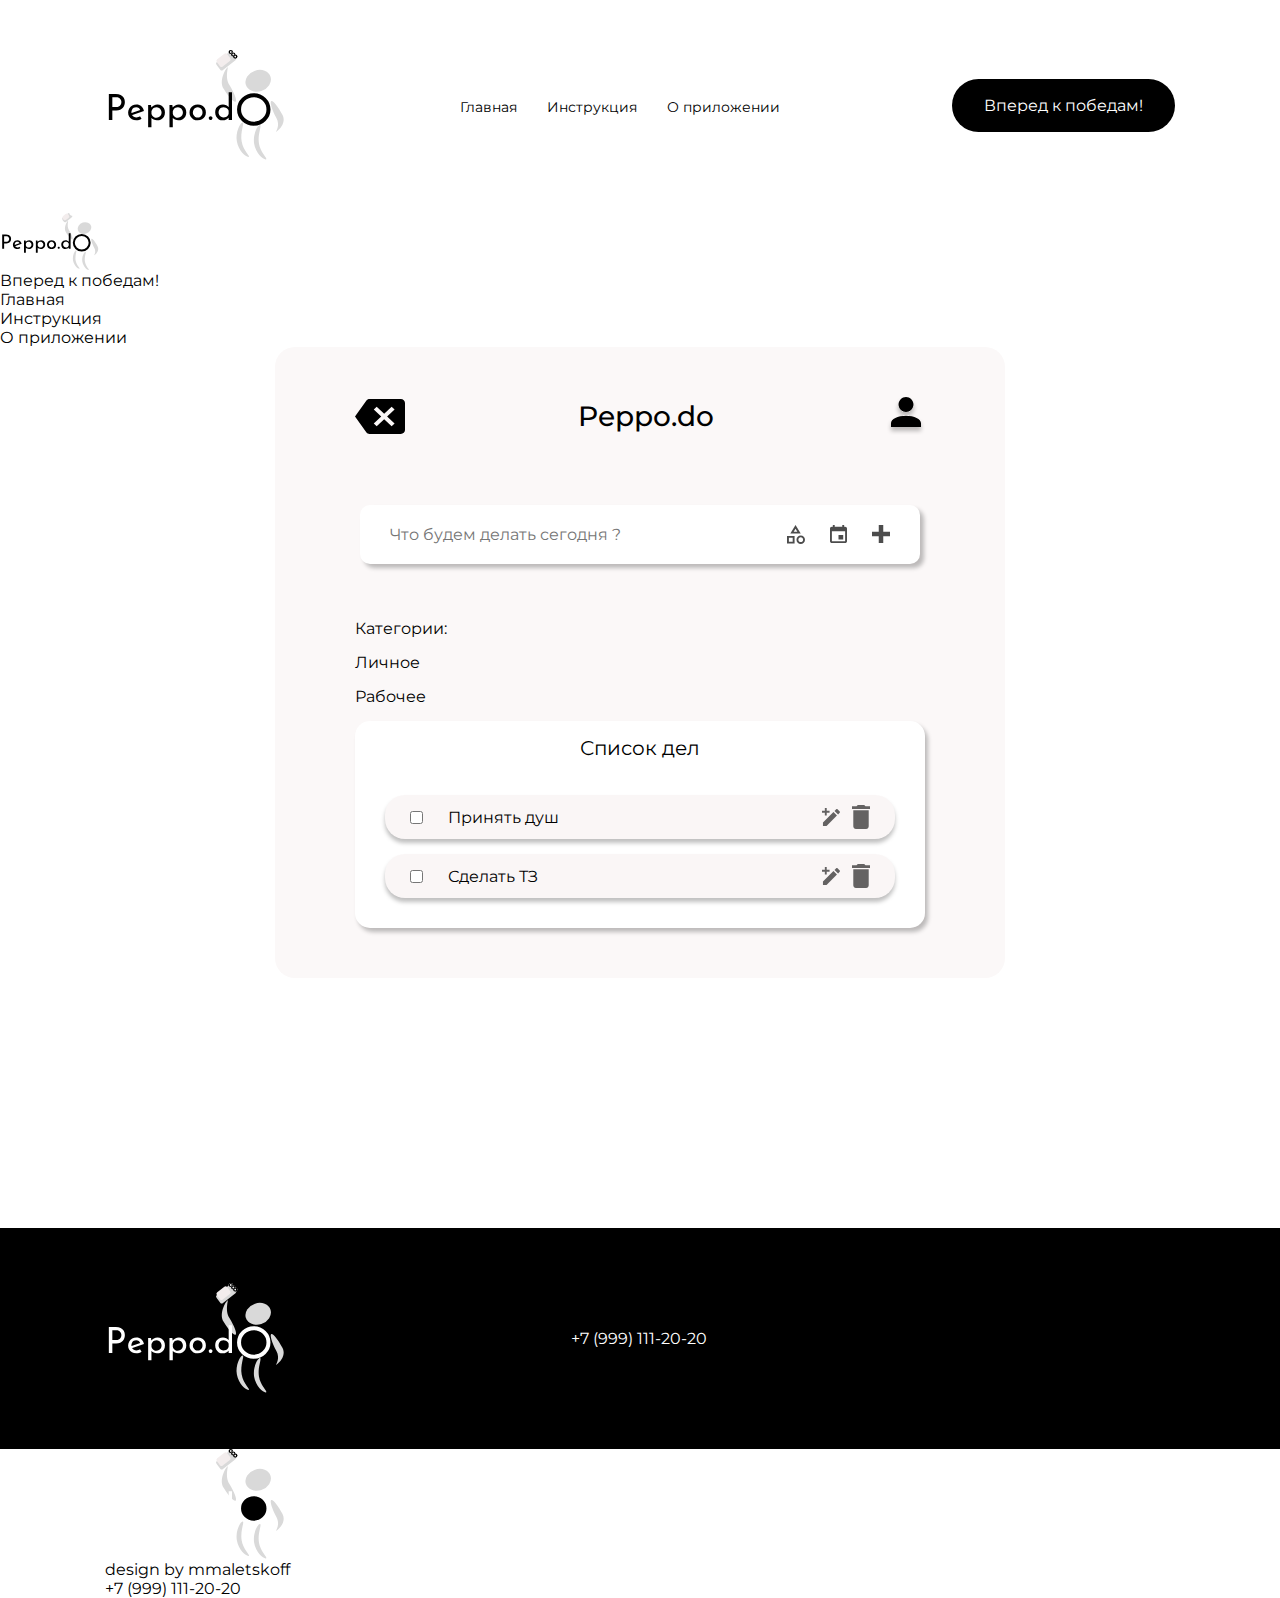
<file: tasks.html>
<!DOCTYPE html>
<html lang="en">
<head>
    <meta charset="UTF-8">
    <meta http-equiv="X-UA-Compatible" content="IE=edge">
    <meta name="viewport" content="width=device-width, initial-scale=1.0">
    <link rel="stylesheet" href="./css/reset.css">
    <link rel="preconnect" href="https://fonts.googleapis.com">
    <link rel="preconnect" href="https://fonts.gstatic.com" crossorigin>
    <link href="https://fonts.googleapis.com/css2?family=Inter:wght@400;500&family=Josefin+Sans&family=Montserrat:wght@400;500&display=swap" rel="stylesheet">
    <link rel="stylesheet" href="./css/style.css">
    <title>tasks</title>
</head>
<body>
    <header class="header adaptiv">
        <div class="container">
            <div class="header__inner">
                <div class="logo">
                    <img src="./img/svg/logo-header.svg" alt="logo">
                </div>
                <nav class="nav">
                    <ul class="menu-list">
                        <li class="menu-item">
                            <a class="menu-link" href="#">Главная</a>
                        </li>
                        <li class="menu-item">
                            <a class="menu-link" href="#">Инструкция</a>
                        </li>
                        <li class="menu-item">
                            <a class="menu-link" href="#">О приложении</a>
                        </li>
                    </ul>
                </nav>
                <div class="header-btn"><a href="#">Вперед к победам!</a></div>
            </div>
        </div>
    </header>

    <header class="header__mob mobil">
        <div class="container__mob">
            <div class="header__mob-inner">
                <div class="header__mob-logo">
                    <img src="./img/svg/logo-mob.svg" alt="">
                </div>
                <a class="header__mob-btn" href="#"><span>Вперед к победам!</span></a>
               
            </div>
            <hr class="header__mob-line">
            <div class="header__mob-menu">
                <ul class="mob__menu-list">
                    <li class="mob__menu-item">
                        <a class="mob__menu-link" href="#">Главная</a>
                    </li>
                    <li class="mob__menu-item">
                        <a class="mob__menu-link" href="#">Инструкция</a>
                    </li>
                    <li class="mob__menu-item">
                        <a class="mob__menu-link" href="#">О приложении</a> 
                    </li>
                </ul>
            </div>
        </div>
    </header>

    <main class="main">
        <section class="task__list">
            <div class="container">
                <div class="task__list-inner">
                    <div class="task__list-head">
                        <a href=""><img src="./img/svg/arrow-back.svg" alt=""></a>
                        <h3 class="head__title">Peppo.do</h3>
                        <a href=""><img src="./img/svg/user.svg" alt=""></a>
                    </div>

                    <div class="task__list-input">
                        <input class="input__list" type="text" placeholder="Что будем делать сегодня ?">
                        <div class="tasks__btn">
                            <a href="" class=""><img class="task-img" src="./img/svg/categ.svg" alt=""></a>
                            <a href="" class=""><img class="task-img" src="./img/svg/date.svg" alt=""></a>
                            <a href="" class=""><img class="task-img" src="./img/svg/add.svg" alt=""></a>
                        </div>
                    </div>

                    <div class="category">
                        <h3 class="category__title">Категории: </h3>
                        <a class="category__link" href="">Личное</a>
                        <a class="category__link" href="">Рабочее</a>
                    </div>

                    <div class="to-do-list">
                        <h3 class="to-do-list_title">Список дел</h3>

                        <div class="to-do-list_list">
                            <div class="to-do-list_item">
                                <div class="checkbox">
                                    <input type="checkbox" name="" id="">
                                    <h3 class="item-title">Принять душ</h3>
                                </div>
                               <div class="manage__btns">
                                    <a href="edit.html" class="manage__btn"><img src="./img/svg/edit.svg" alt=""></a>
                                    <a href="" class="manage__btn"><img src="./img/svg/delete.svg" alt=""></a>
                                   
                               </div>
                            </div>
                            <div class="to-do-list_item">
                                <div class="checkbox">
                                    <input type="checkbox" name="" id="">
                                    <h3 class="item-title">Сделать ТЗ</h3>
                                </div>
                               <div class="manage__btns">
                                    <a href="edit.html" class="manage__btn"><img src="./img/svg/edit.svg" alt=""></a>
                                    <a href="" class="manage__btn"><img src="./img/svg/delete.svg" alt=""></a>
                                   
                               </div>
                            </div>
                        </div>
                    </div>

                </div>
            </div>
        </section>
    </main>


    <footer class="footer adaptiv">
        <div class="container">
            <div class="footer__inner">
                <div class="footer__logo">
                    <img src="./img/svg/logo-footer.svg" alt="logo-footer">
                </div>
                <a class="footer__tel" href="tel:+7 (999) 111-20-20"><span>+7 (999) 111-20-20</span></a>
                <h3 class="footer__title">design by mmaletskoff</h3>
            </div>
        </div>
    </footer>

    <footer class="footer__mob mobil">
        <div class="container">
            <div class="footer__mob-inner">
                <div class="footer__mob-logo">
                    <img src="./img/svg/logo-footer.svg" alt="logo-footer">
                </div>
                <h3 class="footer__mob-title">design by mmaletskoff</h3>
                <a class="footer__mob-tel" href="tel:+7 (999) 111-20-20"><span>+7 (999) 111-20-20</span></a>

            </div>
        </div>
    </footer>
</body>
</html>
</file>
<file: css/style.css>
html {
    scroll-behavior: smooth;
    font-family: 'Inter', sans-serif;
    font-family: 'Josefin Sans', sans-serif;
    font-family: 'Montserrat', sans-serif;
    
    --inter:font-family: 'Inter', sans-serif;
    --jos:font-family: 'Josefin Sans', sans-serif;
    --mon:font-family: 'Montserrat', sans-serif;
}

/* container */
.container{
    max-width: 1090px;
    margin: 0 auto;
    padding: 0 10px;
}
/* container-end */

/* header */
.header{
    width: 100%;
}
.navbar{
    display: none;  
}
.header__inner{
    display: flex;
    align-items: center;
    justify-content: space-between;

    padding: 50px 0;
}
.menu-list{
    display: flex;
    align-items: center;
    gap: 30px;

    font-family: var(--mon);
    font-weight: 400;
    font-size: 14px;
    color: black;   
}
.menu-link{
    border-bottom: 2px solid transparent;
    padding-top: 10px;
    padding-bottom: 5px;
    position: relative;
    cursor: pointer;
    text-decoration: none; /* Убираем подчеркивание */
}
.menu-link:after {
	content: "";
    display: block;
    position: absolute;
    right: 0;
    bottom: -3px;
    width: 0;
    height: 2px; /* Высота линии */
    background-color: black; /* Цвет подчеркивания при исчезании линии*/
    transition: width 0.5s; /* Время эффекта */
}

.menu-link:hover:after {
	content: "";
    width: 100%;
    display: block;
    position: absolute;
    left: 0;
    bottom: -3px;
    height: 2px; /* Высота линии */
    background-color: rgb(0, 0, 0); /* Цвет подчеркивания при появлении линии*/
    transition: width 0.5s;  /* Время эффекта */
}
     
.header-btn{
    display: inline-block;
    padding: 15px 30px;
    background-color: black;
    border: 2px solid transparent;

    border-radius: 30px;
    color: white;
    transition: all .18s linear;
}
.header-btn:hover{
    background-color: white;
    color: black;
    border: 2px solid black ;

}
/* header-end */


/* main */
.main{
    display: flex;
    flex-direction: column;
    height: 100%;
}
/* banner */
.banner{
    width: 100%;
    padding: 75px 0;
    flex: 1 0 auto;
}
.banner__inner{
    display: flex;
    align-items: center;
    justify-content: center;
    gap: 60px;
   
}
.banner__descr{
    max-width: 590px;
    font-family: var(--mon);

    /* padding: 100px 0 185px 0; */
}
.banner__title{
    font-family: var(--mon);
    font-size: 20px;
    font-weight: 500;
    text-align: center;
    color: black;

    padding-bottom: 35px;
}
.banner__suptitle{
    font-family: var(--mon);
    font-size: 20px;
    font-weight: 400;
    text-align: center;
    color: black;

}
/* banner-end */

/* instruction */
.instruction{
    width: 100%;

    padding-bottom: 150px;
}
.instruction__mob{
    display: none;
}
.instruction__title{
    font-family: var(--mon);
    font-weight: 400;
    font-size: 20px;

    text-align: center;
    padding-bottom: 115px;

}
.top-instr{
    display: flex;
    justify-content: center;
    align-items: center;

    gap: 45px;
    padding-bottom: 20px;
}
.one-item{
    display: flex;
    align-items: center;
    gap: 15px;
}
.item-numb{
    font-family: var(--mon);
    font-weight: 400;
    font-size: 48px;
}
.item-text{
    font-family: var(--mon);
    font-weight: 400;
    font-size: 20px;
    text-align: center;

    max-width: 200px;
}
.middle-instr{
    max-width: 714px;
    float: right;
    margin-right: 240px;
}

.bottom-instr{
    display: flex;
    justify-content: center;
    align-items: center;

    gap: 95px;
    padding-bottom: 20px;
}
.middle-arrow{
    display: block;
    margin-left: 760px;
    padding: 20px 0;
}
.action-instr{
    display: flex;
    flex-direction: column;
    gap: 15px;
    text-align: center;
}
.btn-title{
    font-family: var(--mon);
    font-weight: 500;
    font-size: 24px;
}
.action-btn{
    max-width: 250px;
    text-align: center;
    margin: 35px auto;
    padding: 15px 30px;
    background-color: black;
    border-radius: 7px;
    color: white;
    border: 2px solid transparent;
}
.action-btn:hover{
    background-color: white;
    color: black;
    border: 2px solid black;
}
/* instruction-end */




/* registration */
.registration{
    width: 100%;
    padding: 130px 0 150px 0;
}
.registration__inner{
    display: flex;
    justify-content: center;
    align-items: center;
    gap: 170px;

}
.registration__form{
    max-width: 530px;
    text-align: center;
}
.registration__title{
    font-family: var(--mon);
    font-size: 20px;
    font-weight: 400;

    margin-bottom: 65px;
}
.reg-input{
    padding: 20px 30px;
    border-radius: 20px;
    box-shadow: 4px 4px 4px rgba(0, 0, 0, 0.25);
    width: 100%;
}
.reg-input{
    margin-bottom: 30px;
}
.reg-btn{
    padding: 20px 55px;
    background-color: black;
    border-radius: 20px;

    color: white;

    margin-top: 45px;
}
/* registration-end */





/* motivation */
.motivation{
    width: 100%;
    margin-bottom: 60px;
}
.motivation__title{
    font-family: var(--mon);
    font-size: 24px;
    font-weight: 500;

    text-align: center;

    padding-bottom: 40px;
}
.motivation__subtitle{
    font-family: var(--mon);
    font-size: 20px;

    max-width: 810px;
    margin: 0 auto;

    text-align: center;

    padding-bottom: 75px;
}

.motivation__citaty{
    max-width: 890px;
    margin: 0 auto;

    padding: 30px 55px;
    background-color: #F0EEEE;
    border-radius: 10px;
}
.motivation__text{
    font-family: var(--mon);
    font-size: 20px;

    text-align: left;

    padding-bottom: 35px;
}
.motivation__subtext{
    font-family: var(--mon);
    font-size: 20px;

    text-align: right;

}
/* motivation-end */





/* enter */
.enter{
    width: 100%;
    padding: 130px 0 150px 0;
}
.enter__inner{
    display: flex;
    justify-content: center;
    align-items: center;
    gap: 170px;

}
.enter__form{
    max-width: 530px;
    text-align: center;
}
.enter__title{
    font-family: var(--mon);
    font-size: 20px;
    font-weight: 400;

    margin-bottom: 65px;
}
.enter-input{
    padding: 20px 30px;
    border-radius: 20px;
    box-shadow: 4px 4px 4px rgba(0, 0, 0, 0.25);
    width: 100%;
}
.enter-input{
    margin-bottom: 30px;
}
.enter-btn{
    padding: 20px 55px;
    background-color: black;
    border-radius: 20px;

    color: white;

    margin-top: 45px;
}

.quest__link{
    padding-top: 50px;
    line-height: 150%;
}
.quest__link span{
    color: blue;
}
/* enter-end */

/* task */
.task__list{
    width: 100%;
    padding-bottom: 250px;
}
.task__list-title{
    font-family: var(--mon);
    font-size: 16px;
    padding: 20px 40px;
    cursor:default;
}
.tasks__mob{
    display: none;
}
.search-form{
    display: flex;
    align-items: center;
    justify-content: center;
    gap: 10px;

    margin: 30px auto;
}
.search-input{
    border-radius: 5px;
    padding: 10px 40px;
    box-shadow: 2px 2px 4px rgba(0, 0, 0, 0.25);
    background-color: white;
    
}
.search-sub{
    padding: 10px 25px;
    border-radius: 5px;
    background-color: black;
    color: white;
}

.confirm_title{
    font-family: var(--inter);
    font-size: 19px;
    text-align: center;

    padding: 40px 0 20px 0;
}
.confirm__btns{
    display: flex;
    justify-content:center;
    align-items: center;
    gap: 10px;
    color: white;
    padding: 20px 0 40px 0;
    margin-bottom: 290px;
}       
.confirm__btn{
    font-family: var(--mon);
    font-size: 18px;
    padding: 15px 25px;
    border-radius: 10px;
    background-color: rgb(223, 40, 40);
}
.task__list-inner{
    background-color: #FBF8F8;
    padding: 50px 80px;
    max-width: 730px;
    margin: 0 auto;

    border-radius: 20px;
}
.task__list-head{
    display: flex;
    align-items: center;
    justify-content: space-between;
}
.head__title{
    font-family: var(--jos);
    font-size: 28px;
    font-weight: 500;
}

.task__list-input{
    max-width: 560px;
    margin: 0 auto;
    display: flex;
    justify-content: space-between;
    align-items: center;
    background-color: white;
    border-radius: 10px;

    margin-top: 70px;
    box-shadow: 4px 4px 4px rgba(0, 0, 0, 0.25);

    margin-bottom: 55px;
}
.input__list{
    width: 100%;
    padding: 20px 30px;
    /* background-color: white; */
}
.tasks__btn{
    display: flex;
    align-items: center;
    gap: 25px;
    padding-right: 30px;
}
.task-img{
    width: 30px;
}

.category{
    display: flex;
    flex-direction: column;
    align-items:flex-start;
    gap: 15px;
    padding-bottom: 15px;
}
.category_line{
    width: 100%;
    border: 1px solid rgb(72, 70, 70);
}
.category_item{
    display: flex;
    gap: 15px;
}
.status_item{
    display: flex;
    gap: 15px;
}
.category_link{
    border-bottom: 1px solid transparent;
    padding-bottom: 5px;
}
.category_link:hover{
    border-bottom: 1px solid black;
}

.status_link{
    border-bottom: 1px solid transparent;
    padding-bottom: 5px;
}
.status_link:hover{
    border-bottom: 1px solid black;
}

.to-do-list{
    padding: 15px 30px;
    background-color: white;
    box-shadow: 3px 4px 4px rgba(0, 0, 0, 0.25);
    border-radius: 15px;
}
.date-title{
    font-size: 10px;
}

.to-do-list_title{
    font-family: var(--mon);
    font-size: 20px;
    font-weight: 400;

    text-align: center;
    padding-bottom: 35px;
}

.to-do-list_item{
    display: flex;
    justify-content: space-between;

    padding: 10px 25px;
    background-color: #FAF6F6;
    box-shadow: 0px 4px 4px rgba(0, 0, 0, 0.25);
    border-radius: 20px;

    margin-bottom: 15px;
}
.item-title{
    max-width: 250px;
}
.checkbox{
    display: flex;
    align-items: center;
    gap: 25px;
    
}
.manage__btns{
    display: flex;
    align-items: center;
    gap: 12px;
}
.manage__btn img{
    width: 18px;
}
/* task-end */



/* edit */
.edit{
    width: 100%;
}
.edit-inner{
    background-color: #FBF8F8;
    padding: 50px 80px;
    max-width: 730px;
    margin: 0 auto;

    border-radius: 20px;
}
.edit-head{
    display: flex;
    align-items: center;
    justify-content: space-between;
}
.head__title{
    font-family: var(--jos);
    font-size: 28px;
    font-weight: 500;
}
.edit__title{
    font-family: var(--mon);
    font-size: 24px;
    text-align: center;

    padding-top: 95px;
    padding-bottom: 30px;

}

.edit-list{
    width: 100%;
    padding: 20px 30px;
    /* background-color: white; */
}
.tasks__btn{
    display: flex;
    align-items: center;
    gap: 25px;
    padding-right: 30px;
}
.task-img{
    width: 30px;
}

.edit-list{
    padding: 15px 30px;
    background-color: white;
    box-shadow: 3px 4px 4px rgba(0, 0, 0, 0.25);
    border-radius: 15px;
}

.edit_title{
    font-family: var(--mon);
    font-size: 20px;
    font-weight: 400;

    text-align: center;
    padding-bottom: 35px;
}

.input_edit{
    width: 100%;
    padding: 20px 25px;
    background-color: #FAF6F6;
    box-shadow: 0px 4px 4px rgba(0, 0, 0, 0.25);
    border-radius: 20px;

    margin-bottom: 40px;
}

.edit__form{
    text-align: center;
}
.submit-btn{
    padding: 20px 50px;
    background-color: black;
    border-radius: 30px;
    color: white;


    margin-top: 50px;
    margin-bottom: 35px;
}
/* edit-end */



/* user */
.user{
    width: 100%;
    padding: 75px 0 150px 0;
    margin: 0 auto;
}
.user__inner{
    display: flex;
    align-items: center;
    gap: 150px;
    justify-content: center;
}
.user__info{
    max-width: 400px;
}

.user__info-img img{
    border-radius: 30px;
    max-width: 200px;
}
.user-btns{
    display: flex;
    flex-direction: column;
    align-items: center;
    justify-content: flex-start;
    gap: 30px;
    color: white;

    padding: 15px 0 30px 0;
}
.user-btns_work{
    display: flex;
    align-items: center;
    gap: 25px;
}
.user__about{
    display: flex;
    flex-direction: column;
    gap: 10px;
    

    text-align: center;

}
.user__name{
    font-family: var(--mon);
    font-size: 24px;
    font-weight: 400;

    padding-bottom: 15px;
}
.user__email{
    font-family: var(--mon);
    font-size: 22px;
    font-weight: 400;

    padding-bottom: 20px;
}

.edit-link{
    width: 40px;
    height: 40px;
}
.exit-link{
    width: 40px;
    height: 40px;
}
.slide-btns {
    position: relative;
    color: #fff;
    font-size: 0.950em;
    text-transform:  uppercase;
    border: 1px solid transparent;
    background: #000000;
    border-radius: 7px;
    padding: 20px 40px;
    margin: 15px;  
    z-index: 1;
    overflow: hidden;
    transition: all .9s linear;
}
.slide-btns:hover {
  color: #000000;
  border: 1px solid black;
  text-decoration: none;
}
.slide-btns::after {
  content: "";
  background: #ffffff;
  position: absolute;
  z-index: -1;

  display: block;
}
.slide-btns[class^="slide"]::after {
  transition: all 0.9s;
}
.slide-btns[class^="slide"]:hover::after {
  left: 0;
  right: 0;
  top: 0;
  bottom: 0;
  transition: all .9s;
}

/* Button 1 Перекрывается слева */
.slide-btns.slide-left::after {
  top: 0;
  bottom: 0;
  left: -100%;
  right: 100%;
}

/* user-end */


/* modal */
/* свойства модального окна по умолчанию */
.modal {
    position: fixed;
    /* фиксированное положение */
    top: 0;
    right: 0;
    bottom: 0;
    left: 0;
    background: rgba(0, 0, 0, 0.5);
    /* цвет фона */
    z-index: 1050;
    opacity: 0;
    /* по умолчанию модальное окно прозрачно */
    -webkit-transition: opacity 400ms ease-in;
    -moz-transition: opacity 400ms ease-in;
    transition: opacity 400ms ease-in;
    /* анимация перехода */
    pointer-events: none;
    /* элемент невидим для событий мыши */

    padding-top: 80px;
  }

  /* при отображении модального окно */
  .modal:target {
    opacity: 1;
    pointer-events: auto;
    overflow-y: auto;
  }

  /* ширина модального окна и его отступы от экрана */
  .modal-dialog {
    position: relative;
    width: auto;
    margin: 10px;
  }

  @media (min-width: 576px) {
    .modal-dialog {
      max-width: 500px;
      margin: 30px auto;
    }
  }

  /* свойства для блока, содержащего контент модального окна */
  .modal-content {
    position: relative;
    display: -webkit-box;
    display: -webkit-flex;
    display: -ms-flexbox;
    display: flex;
    -webkit-box-orient: vertical;
    -webkit-box-direction: normal;
    -webkit-flex-direction: column;
    -ms-flex-direction: column;
    flex-direction: column;
    background-color: #fff;
    -webkit-background-clip: padding-box;
    background-clip: padding-box;
    border: 1px solid rgba(0, 0, 0, .2);
    border-radius: .3rem;
    outline: 0;
  }

  @media (min-width: 768px) {
    .modal-content {
      -webkit-box-shadow: 0 5px 15px rgba(0, 0, 0, .5);
      box-shadow: 0 5px 15px rgba(0, 0, 0, .5);
    }
  }

  /* свойства для заголовка модального окна */
  .modal-header {
    display: -webkit-box;
    display: -webkit-flex;
    display: -ms-flexbox;
    display: flex;
    -webkit-box-align: center;
    -webkit-align-items: center;
    -ms-flex-align: center;
    align-items: center;
    -webkit-box-pack: justify;
    -webkit-justify-content: space-between;
    -ms-flex-pack: justify;
    justify-content: space-between;
    padding: 15px;
    border-bottom: 1px solid #eceeef;
  }

  .modal-title {
    margin-top: 0;
    margin-bottom: 0;
    line-height: 1.5;
    font-size: 1.25rem;
    font-weight: 500;
  }

  /* свойства для кнопки "Закрыть" */
  .close {
    float: right;
    font-family: sans-serif;
    font-size: 24px;
    font-weight: 700;
    line-height: 1;
    color: #000;
    text-shadow: 0 1px 0 #fff;
    opacity: .5;
    text-decoration: none;
  }

  /* свойства для кнопки "Закрыть" при нахождении её в фокусе или наведении */
  .close:focus,
  .close:hover {
    color: #000;
    text-decoration: none;
    cursor: pointer;
    opacity: .75;
  }

  /* свойства для блока, содержащего основное содержимое окна */
  .modal-body {
    position: relative;
    -webkit-box-flex: 1;
    -webkit-flex: 1 1 auto;
    -ms-flex: 1 1 auto;
    flex: 1 1 auto;
    padding: 15px;
    overflow: auto;
  }
/* modal-end */


/* edit__user */
.edit__user{
    width: 100%;
}
.edit__user-inner{
    padding-bottom: 90px;
}
.edit__user-form{
    max-width: 430px;
    margin: 0 auto;
    background-color: #FBF8F8;
    box-shadow: 4px 7px 4px rgba(0, 0, 0, 0.25);
    border-radius: 20px;
}
.form__form{
    display: flex;
    flex-direction: column;
}
.form__form label{
    text-align: left;
    margin-left: 60px;

    padding-top: 40px;
    padding-bottom: 10px;
}
.edit__input{
    max-width: 320px;
    margin: 0 auto;
    padding: 18px 150px 20px 18px;  
    box-shadow: 4px 4px 4px rgba(0, 0, 0, 0.25);
    border-radius: 10px;
    background-color: #FFFFFF;

}
.edit__btn{
    max-width: 180px;
    margin: 40px auto;
    padding: 15px 50px;
    border-radius: 10px;
    color: white;
    background-color: black;
}
/* edit__user-end */



/* admin */
.admin{
    width: 100%;
    padding: 10px 0 100px 0;
}
.admin__inner{
    display: flex;
    align-items: center;
    justify-content: center;

}
.admin-title{
    font-family: var(--mon);
    font-size: 22px;
    padding: 60px 0;
    text-align: center;
}
.admin__info{
    padding: 40px;
    background: #FFFFFF;
    border: 1px solid rgba(0, 0, 0, 0.2);
    box-shadow: 4px 6px 4px rgba(0, 0, 0, 0.25);
    border-radius: 30px;
    max-width: 250px;
    margin: 0 auto;
    text-align: center;
}
.admin__info-img{
    border-radius: 10px;
}
.admin-img{
    width: 55px;
    height: 55px;
}
.admin-btns{
    display: flex;
    align-items: center;
    justify-content: center;
    gap: 10px;

    padding: 15px 0 30px 0;
}
.admin-btns a img{
    width: 30px;
}
.admin__name{
    font-family: var(--mon);
    font-size: 20px;
    font-weight: 400;

    padding-bottom: 15px;
}
.admin__email{
    font-family: var(--mon);
    font-size: 16px;
    font-weight: 400;
}
.admin__back-s{
    display: inline-block;
    color: white;
}
.admin__back{
    margin-top: 30px;
    padding: 15px 12px;
    background-color: #000;
    color: white;
    border-radius: 7px;
    font-size: 13px;
    border: 1px solid transparent;
    transition: all .2s linear;
}
.admin__back:hover{
    background-color: white;
    color: #000;
    border: 1px solid black;
}

.admin-mail span{
    color: #6B60EE;
    font-weight: 500;
}
.ban-block{
    text-align: center;
    padding-bottom: 300px;
}
.ban-title{
    font-family: var(--mon);
    font-size: 22px;
    font-weight: 400;
    text-align: center;

    padding: 60px 0;
}
.btn_b{
    display: inline-block;
    padding: 20px 40px;
    background-color: #000000;
    color: white;
    border-radius: 25px;
}


.users__info{
    max-width: 650px;
    margin: 0 auto;
}

.user__info-title{
    font-family: var(--mon);
    font-weight: 400;
    font-size: 18px;
    text-align: center;

    padding-bottom: 50px;
}
.users__list{
    display: flex;
    flex-wrap: wrap;
    align-items: center;
    justify-content: center;
    gap: 40px;
}
.users__item{
    text-align: center;
}
.users__item-title{
    font-family: var(--mon);
    font-weight: 400;
    font-size: 16px;

    
    padding-bottom: 10px;
}
.users__item-subtitle{
    font-family: var(--mon);
    font-weight: 400;
    font-size: 15px;

    padding-bottom: 20px;
}
.users__item-btns{
    display: flex;
    flex-direction: column;
    gap: 5px;
    color: white;
}

.users__item-btn{
    display: block;
    padding: 10px 15px;
    background-color: black;
    
    border-radius: 10px;
    /* border: 1px solid transparent; */
    transition: all .2s linear;
}
.users__item-btn:hover{
    background-color: white;
    /* border: 1px solid black; */
    color: black;
}

/* admin-end */

/* hr */
.hr-hr{
    width: 100px;
    background-color: #6B60EE;
    transform: rotate(90deg);
}
/* hr-end */

/* about */
.about{
    width: 100%;
    padding: 65px 0 115px 0;
    
}
.about__inner{
    display: flex;
    align-items: center;
    gap: 100px;
    text-align: center;
    flex: 1 0 auto;
}
.about__title{
    font-family: var(--mon);
    font-weight: 400;
    font-size: 22px;    
}
.about__text{
    max-width: 630px;
    margin: 30px auto 65px auto;

    font-family: var(--mon);
    font-weight: 400;
    font-size: 18px;
}
.about__text span{
    color: #6B60EE;
}
.about__btn{
    display: inline-block;

    padding: 25px 60px;
    border-radius: 30px;
    background-color: black;
}
.about__btn span{
    font-family: var(--mon);
    font-weight: 400;
    font-size: 18px;
    color: #FFFFFF;
}
/* about-end */



/* footer */
.footer{
    width: 100%;
    background-color: black;
    flex: 0 0 auto;

    padding: 55px 0;
}
.footer__inner{
    display: flex;
    align-items:center;
    justify-content: space-between;

    
}
.footer__logo img{
    object-fit: cover;
}
.footer__tel{
    display: inline-block;
    font-family: var(--jos);
    font-weight: 400;
    font-size: 16px;
}
.footer__tel span{
    color: white;
}
.footer__title{
    font-family: var(--jos);
    font-weight: 400;
    font-size: 16px;
    
}
.footer-t{
    color: white;
}
/* footer-end */




/* adaptive */
@media screen and (max-width:830px){
    .container{
        max-width: 800px;
        margin: 0 auto;
    }
    .navbar{
        display: block;
    }
    .logo{
        display: none;
    }
    .nav{
        display: none;
    }
    .header-btn{
        display: none;
    }
    .header__inner{
        padding: 0;
    }
    .banner__img{
        display: none;
    }
    .banner__inner{
        text-align: center;
    }
    .banner__title{
        font-family: var(--mon);
        font-size: 18px;
        font-weight: 500;
    
        text-align: center;
    
        padding: 40px 0 30px 0;
    }
    .banner__suptitle{
        font-family: var(--mon);
        font-weight: 400;
        font-size: 16px;

        text-align: center;

        padding-bottom: 40px;
    }
    .action-btn{
        display: inline-block;
        border-radius: 7px;
        padding: 10px 30px;
        background-color: #333333;
        color: white;
        
    }
    .action-btn:hover{
        background-color: #333;
    }
    


    .slide-btns {
        position: relative;
        color: #fff;
        font-size: 0.950em;
        text-transform:  uppercase;
        border: 1px solid transparent;
        background: #000000;
        border-radius: 7px;
        padding: 20px 40px;
        margin: 15px;  
        z-index: 1;
        overflow: hidden;
    }
   


    .instruction{
        display: none;
    }
    .instruction__mob{
        display: block;
    }
    .instruction__mob{
        width: 100%;
        padding: 100px 0;
    }
    .instruction__mob-title{
        font-family: var(--mon);
        font-weight: 400;
        font-size: 17px;
    
        text-align: center;
    
        padding-bottom: 25px;
    }
    .instruction__mob-list{
        display: flex;
        flex-direction: column;
        gap: 25px;
        text-align:center;
    
    }
    .instruction__mob-item{
        list-style-type:decimal;
    
        font-family: var(--mon);
        font-weight: 400;
        font-size: 15px;
    }
    .instruction__mob-subtitle{
        font-family: var(--mon);
        font-weight: 500;
        font-size: 16px;
    
        padding-top: 10px;
    }

    .enter__inner{
        gap: 0;
    }

    .enter__title{
        font-size: 18px;
    }

    .enter-input{
        margin-bottom: 50px;
    }

    .enter__img img{
        display: none;
    }



    .motivation__title {
        font-family: var(--mon);
        font-size: 19px;
        font-weight: 500;
        text-align: center;
        padding-bottom: 40px;
    
    }
    
    .motivation__subtitle {
        font-family: var(--mon);
        font-size: 16px;
        max-width: 810px;
        margin: 0 auto;
        text-align: center;
        padding-bottom: 75px;
    }

    .motivation__text {
        font-family: var(--mon);
        font-size: 15px;
        text-align: left;
        padding-bottom: 35px;
    }
    .motivation__subtext {
        font-family: var(--mon);
        font-size: 15px;
        text-align: right;
    }


    
    .registration__inner{
        gap: 0;
    }

    .registration__title{
        font-size: 18px;
    }

    .reg-input{
        margin-bottom: 50px;
    }

    .registration__img img{
        display: none;
    }
    .footer__inner{
        justify-content: space-evenly;
    }
}

    @media screen and (max-width:640px){
    .task__list{
        display: none;
    }
    .tasks__mob{
        display: block;
    }

    .tasks__mob-title{
        font-family: var(--mon);
        font-size: 19px;
        text-align: center;
    
        padding: 20px 0 40px 0;
    }
    .search-form{
        display: flex;
        align-items: center;
        justify-content: center;
        gap: 10px;
    
        margin: 30px auto;
    }
    .search-input{
        border-radius: 5px;
        padding: 10px 40px;
        box-shadow: 2px 2px 4px rgba(0, 0, 0, 0.25);
        background-color: white;
        
    }
    .search-sub{
        padding: 10px 25px;
        border-radius: 5px;
        background-color: black;
        color: white;
    }
    
    .item-title-mob{
        font-size: 13px;
    }
    .to-do-list_list-mob{
        padding: 0 10px 150px 10px;
    }
    .to-do-list_item-mob{
        display: flex;
        align-items: center;
        justify-content: space-between;

        padding: 10px 25px;
        background-color: #FAF6F6;
        box-shadow: 0px 4px 4px rgba(0, 0, 0, 0.25);
        border-radius: 20px;

        margin-bottom: 20px;
    }

    .manage__btns-mob{
        display: flex;
        align-items: center;
        gap: 12px;
    }
    .manage__btn-mob img{
        width: 12px;
    }

    .plus__mob{
        display: inline-block;
        
    }
    .add_task{
        width: 100%;
        padding: 0 20px;
        text-align: right;
    }
    .user-btns{
        flex-direction: column;
        gap: 30px;
    }
    .go_tasks{
        font-weight: 500;
        font-size: 18px;
    }

    /* modal */
    /* свойства модального окна по умолчанию */
    .modal {
        position: fixed;
        /* фиксированное положение */
        top: 0;
        right: 0;
        bottom: 0;
        left: 0;
        background: rgba(0, 0, 0, 0.5);
        /* цвет фона */
        z-index: 1050;
        opacity: 0;
        /* по умолчанию модальное окно прозрачно */
        -webkit-transition: opacity 400ms ease-in;
        -moz-transition: opacity 400ms ease-in;
        transition: opacity 400ms ease-in;
        /* анимация перехода */
        pointer-events: none;
        /* элемент невидим для событий мыши */

        padding-top: 80px;
    }

    /* при отображении модального окно */
    .modal:target {
        opacity: 1;
        pointer-events: auto;
        overflow-y: auto;
    }

    /* ширина модального окна и его отступы от экрана */
    .modal-dialog {
        position: relative;
        width: auto;
        margin: 10px;
    }

    @media (min-width: 576px) {
        .modal-dialog {
        max-width: 500px;
        margin: 30px auto;
        }
    }

    /* свойства для блока, содержащего контент модального окна */
    .modal-content {
        position: relative;
        display: -webkit-box;
        display: -webkit-flex;
        display: -ms-flexbox;
        display: flex;
        -webkit-box-orient: vertical;
        -webkit-box-direction: normal;
        -webkit-flex-direction: column;
        -ms-flex-direction: column;
        flex-direction: column;
        background-color: #fff;
        -webkit-background-clip: padding-box;
        background-clip: padding-box;
        border: 1px solid rgba(0, 0, 0, .2);
        border-radius: .3rem;
        outline: 0;
    }

    @media (min-width: 768px) {
        .modal-content {
        -webkit-box-shadow: 0 5px 15px rgba(0, 0, 0, .5);
        box-shadow: 0 5px 15px rgba(0, 0, 0, .5);
        }
    }

    /* свойства для заголовка модального окна */
    .modal-header {
        display: -webkit-box;
        display: -webkit-flex;
        display: -ms-flexbox;
        display: flex;
        -webkit-box-align: center;
        -webkit-align-items: center;
        -ms-flex-align: center;
        align-items: center;
        -webkit-box-pack: justify;
        -webkit-justify-content: space-between;
        -ms-flex-pack: justify;
        justify-content: space-between;
        padding: 15px;
        border-bottom: 1px solid #eceeef;
    }

    .modal-title {
        margin-top: 0;
        margin-bottom: 0;
        line-height: 1.5;
        font-size: 1.25rem;
        font-weight: 500;
    }

    /* свойства для кнопки "Закрыть" */
    .close {
        float: right;
        font-family: sans-serif;
        font-size: 24px;
        font-weight: 700;
        line-height: 1;
        color: #000;
        text-shadow: 0 1px 0 #fff;
        opacity: .5;
        text-decoration: none;
    }

    /* свойства для кнопки "Закрыть" при нахождении её в фокусе или наведении */
    .close:focus,
    .close:hover {
        color: #000;
        text-decoration: none;
        cursor: pointer;
        opacity: .75;
    }

    /* свойства для блока, содержащего основное содержимое окна */
    .modal-body-mob {
        position: relative;
        -webkit-box-flex: 1;
        -webkit-flex: 1 1 auto;
        -ms-flex: 1 1 auto;
        flex: 1 1 auto;
        padding: 15px;
        overflow: auto; 
    }

    .form__form-mob{
        display: flex;
        flex-direction: column;
        gap: 40px;
    }
    .form__form-user{
        display: flex;
        flex-direction: column;
        grid-area: 20px;
    }

    .select{
        max-width: 250px;
        margin: 0 auto;
    }
    .edit__btn-mob{
        padding: 10px ;
    }
    .edit__input{
        width: 100%;
        margin: 20px auto;
        padding: 18px 20px;  
        box-shadow: 4px 4px 4px rgba(0, 0, 0, 0.25);
        border-radius: 10px;
        background-color: #FFFFFF;
    }
    .edit__btn-mob{
        max-width: 180px;
        margin: 20px auto;
        padding: 15px 50px;
        border-radius: 10px;
        color: white;
        background-color: black;
    }
    /* modal-end */


    .user__inner{
        display: flex;
        flex-direction: column;
        text-align: center;
        gap: 80px;
    }
    .user__info{
        margin: 0 auto;
    }
    .user__name{
        font-size: 19px;
    }
    .user__email{
        font-size: 18px;
    }
    .user-btns{
        padding-top: 50px;
        justify-content: center;
        gap: 50px;
    }

    .edit-link{
        width: 50px;
        height: 50px;
    }
    .exit-link{
        width: 50px;
        height: 50px;
    }

    .tasks__mob-category{
        display: flex;
        flex-direction: column;
        flex-wrap: wrap;
        align-items:flex-start;
        gap: 25px;

        margin-bottom: 45px;
    }
    .category_item{
        flex-wrap: wrap;
    }
    .status_item{
        flex-wrap: wrap;
    }
    .tasks__mob-btn{
        padding: 10px 20px;
        background: #FAF6F6;
        box-shadow: 0px 4px 4px rgba(0, 0, 0, 0.25);
        border-radius: 8px;

        font-size: 13px;
    }
    
    .action-btn{
        display: inline-block;
        border-radius: 7px;
        padding: 10px 30px;
        background-color: #333333;
        color: white;
        
    }
   
    /* tasks__mob-end*/


    .about__inner{
        flex-direction: column;
    }
    .about__title{
        font-size: 19px;
    }
    .about__text{
        font-size: 16px;
    }
    .about__btn{
        padding: 20px 50px;
    }

    .navbar {
    width: 100%;
    box-shadow: 0 1px 0 rgb(146 161 176 / 15%);
    }
    .nav-container {
    display: flex;
    justify-content: space-between;
    align-items: center;
    height: 62px;
    }

    .navbar .menu-items {
    display: flex;
    }

    .navbar .nav-container li {
    list-style: none;
    }

    .navbar .nav-container a {
    text-decoration: none;
    color: #0e2431;
    font-weight: 500;
    font-size: 1.2rem;
    /* padding: 0.7r    em; */
    }

    .navbar .nav-container a:hover{
        font-weight: bolder;
    }

    .nav-container {
    display: block;
    position: relative;
    align-items: center;
    height: 70px;
    }

    .nav-container .checkbox {
    position: absolute;
    display: block;
    height: 32px;
    width: 32px;
    top: 20px;
    left: 20px;
    z-index: 5;
    opacity: 0;
    cursor: pointer;
    }

    .nav-container .hamburger-lines {
    display: block;
    height: 26px;
    width: 32px;
    position: absolute;
    top: 25px;
    left: 20px;
    z-index: 2;
    display: flex;
    flex-direction: column;
    justify-content: space-between;
    }

    .nav-container .hamburger-lines .line {
    display: block;
    height: 4px;
    width: 100%;
    border-radius: 10px;
    background: #0e2431;
    }

    .nav-container .hamburger-lines .line1 {
    transform-origin: 0% 0%;
    transition: transform 0.4s ease-in-out;
    }

    .nav-container .hamburger-lines .line2 {
    transition: transform 0.2s ease-in-out;
    }

    .nav-container .hamburger-lines .line3 {
    transform-origin: 0% 100%;
    transition: transform 0.4s ease-in-out;
    }

    .navbar .menu-items {
    padding-top: 120px;
    /* box-shadow: inset 0 0 2000px rgba(255, 255, 255, .5); */
    height: 100vh;
    width: 100%;
    transform: translate(-150%);
    display: flex;
    flex-direction: column;
    margin-left: -40px;
    padding-left: 50px;
    transition: transform 0.5s ease-in-out;
    text-align: center;
    background-color: black;
    }

    .navbar .menu-items li {
    margin-bottom: 1.2rem;
    font-size: 1.5rem;
    font-weight: 500;
    }

    .navbar .menu-items li a{
        color: white;
    }
    .logo-nav{
    position: absolute;
    top: 8px;
    right: 15px;
    font-size: 1.2rem;
    color: #0e2431;
    }

    .nav-container input[type="checkbox"]:checked ~ .menu-items {
    transform: translateX(0);
    }

    .nav-container input[type="checkbox"]:checked ~ .hamburger-lines .line1 {
    transform: rotate(45deg);
    }

    .nav-container input[type="checkbox"]:checked ~ .hamburger-lines .line2 {
    transform: scaleY(0);
    }

    .nav-container input[type="checkbox"]:checked ~ .hamburger-lines .line3 {
    transform: rotate(-45deg);
    }

    .nav-container input[type="checkbox"]:checked ~ .logo{
    display: none;
    }


    .admin__inner{
        display: flex;
        flex-direction: column;
    }
    .admin__info{
        margin-bottom: 150px;
    }
    .users__list{
        flex-direction: column;
    }

    .footer{
        padding: 30px 0;
       
    }
    .footer__inner{
        display: flex;
        flex-direction: column-reverse;
        gap: 15px;
        align-items:center;
        justify-content: space-between;
    }
    .footer__logo img{
        width: 100px;
        margin: 0 auto;
    }
    .footer__tel{
        display: inline-block;
    }
    .footer__tel span{
        color: white;
        font-family: var(--jos);
        font-weight: 400;
        font-size: 14px;
    }
    .footer__title{
        font-family: var(--jos);
        font-weight: 400;
        font-size: 12px;
    
        color: white;
    }


        
}

@media  screen and (max-width:470px){
    .container{
        max-width: 430px;
        margin: 0 auto;
        padding: 0 10px;
    }
    .item-title-mob{
        max-width: 150px;
    }
    .us-bttn{
       background-color: #000;
       color: white;
    }
    .confirm_title{
        font-family: var(--inter);
        font-size: 19px;
        text-align: center;
    
        padding: 200px 0 70px 0;
    }
    .confirm__btns{
        gap: 30px;
    }
    
    .search-form{
        display: flex;
        flex-direction: column;
        align-items: center;
        justify-content: center;
        gap: 10px;
    
        margin: 35px auto;
    }
    .search-input{
        border-radius: 5px;
        padding: 10px 40px;
        box-shadow: 2px 2px 4px rgba(0, 0, 0, 0.25);
        background-color: white;
        
    }
    .search-sub{
        padding: 10px 25px;
        border-radius: 5px;
        background-color: black;
        color: white;
    }
    

    .slide-btns::after {
        display: none;
    }
    .slide-btns[class^="slide"]::after {
      display: none;
    }
    .slide-btns[class^="slide"]:hover::after {
      display: none;
    }
    
    /* Button 1 Перекрывается слева */
    .slide-btns.slide-left::after {
     display: none;
    }

    .go_tasks{
        font-size: 16px;
    }
    
    .action-btn{
        display: inline-block;
        border-radius: 7px;
        padding: 10px 30px;
        background-color: #333333;
        color: white;
        
    }
   .action-btn:hover{
    background-color: #333;
   }
  
    .footer{
        /* padding: 30px 0; */
        flex: 0 0 auto;
    }
    .footer__inner{
        display: flex;
        flex-direction: column-reverse;
        gap: 15px;
        align-items:center;
        justify-content: space-between;

       
    }
    .footer__logo img{
        width: 100px;
        margin: 0 auto;
    }
    .footer__tel{
        display: inline-block;
    }
    .footer__tel span{
        color: white;
        font-family: var(--jos);
        font-weight: 400;
        font-size: 14px;
    }
    .footer__title{
        font-family: var(--jos);
        font-weight: 400;
        font-size: 12px;
    
        color: white;
    }
}
</file>
